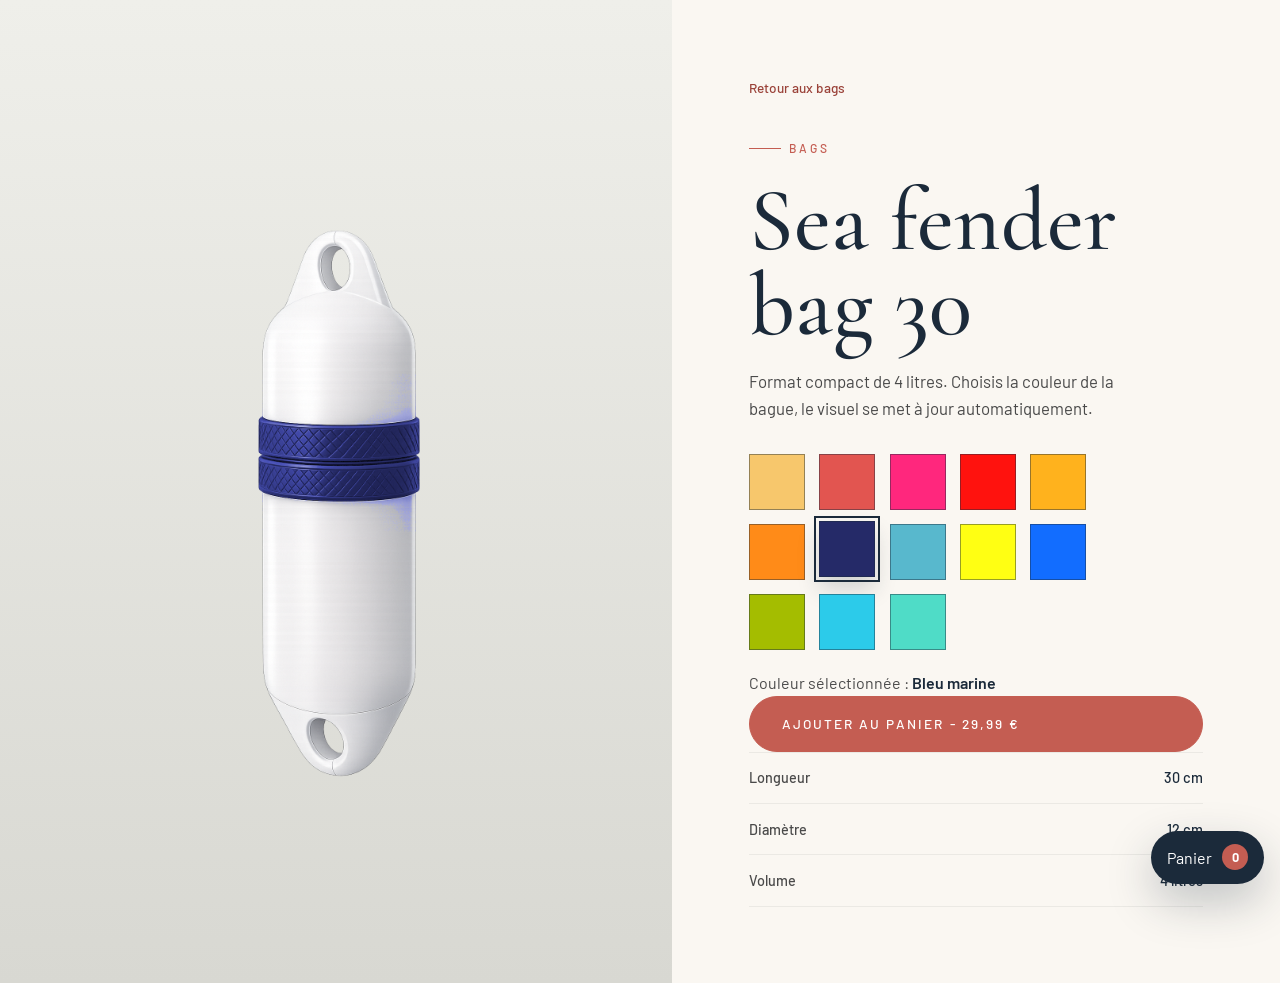
<file: bag-30.html>
<!DOCTYPE html>
<html lang="fr">
<head>
  <meta charset="UTF-8">
  <meta name="viewport" content="width=device-width, initial-scale=1.0">
  <meta name="theme-color" content="#C45D52">
  <title>Sea fender bag 30</title>
  <link rel="stylesheet" href="styles.css">
  <link rel="preconnect" href="https://fonts.googleapis.com">
  <link rel="preconnect" href="https://fonts.gstatic.com" crossorigin>
  <link href="https://fonts.googleapis.com/css2?family=Barlow:wght@300;400;500;600&family=Cormorant+Garamond:wght@400;500;600;700&display=swap" rel="stylesheet">
</head>
<body class="detail-page bag-config-page">
  <main>
    <section class="bag-config bag-config--compact">
      <div class="bag-config__media">
        <img id="bagColorPreview" src="assets/images/gamme/bag-30-navy.png" alt="Sea fender bag 30 bleu marine">
      </div>

      <div class="bag-config__panel">
        <a class="detail-hero__back" href="bags.html">Retour aux bags</a>
        <span class="eyebrow">Bags</span>
        <h1 class="bag-config__title">Sea fender bag 30</h1>
        <p class="bag-config__text">Format compact de 4 litres. Choisis la couleur de la bague, le visuel se met à jour automatiquement.</p>

        <div class="color-picker" aria-label="Choix de couleur">
          <button class="color-swatch" type="button" aria-label="Crème" data-name="Crème" data-image="assets/images/gamme/bag-30-cream.png" style="--swatch:#F7C76C"></button>
          <button class="color-swatch" type="button" aria-label="Corail" data-name="Corail" data-image="assets/images/gamme/bag-30-coral.png" style="--swatch:#E25550"></button>
          <button class="color-swatch" type="button" aria-label="Rose" data-name="Rose" data-image="assets/images/gamme/bag-30-pink.png" style="--swatch:#FF277D"></button>
          <button class="color-swatch" type="button" aria-label="Rouge" data-name="Rouge" data-image="assets/images/gamme/bag-30-red.png" style="--swatch:#FF120E"></button>
          <button class="color-swatch" type="button" aria-label="Ambre" data-name="Ambre" data-image="assets/images/gamme/bag-30-amber.png" style="--swatch:#FFB21D"></button>
          <button class="color-swatch" type="button" aria-label="Orange" data-name="Orange" data-image="assets/images/gamme/bag-30-orange.png" style="--swatch:#FF8B18"></button>
          <button class="color-swatch is-selected" type="button" aria-label="Bleu marine" data-name="Bleu marine" data-image="assets/images/gamme/bag-30-navy.png" style="--swatch:#252A68"></button>
          <button class="color-swatch" type="button" aria-label="Bleu clair" data-name="Bleu clair" data-image="assets/images/gamme/bag-30-light-blue.png" style="--swatch:#58B8CD"></button>
          <button class="color-swatch" type="button" aria-label="Jaune" data-name="Jaune" data-image="assets/images/gamme/bag-30-yellow.png" style="--swatch:#FFFF13"></button>
          <button class="color-swatch" type="button" aria-label="Bleu" data-name="Bleu" data-image="assets/images/gamme/bag-30-blue.png" style="--swatch:#126DFF"></button>
          <button class="color-swatch" type="button" aria-label="Citron" data-name="Citron" data-image="assets/images/gamme/bag-30-lime.png" style="--swatch:#A4BD00"></button>
          <button class="color-swatch" type="button" aria-label="Cyan" data-name="Cyan" data-image="assets/images/gamme/bag-30-cyan.png" style="--swatch:#2CCBEA"></button>
          <button class="color-swatch" type="button" aria-label="Turquoise" data-name="Turquoise" data-image="assets/images/gamme/bag-30-turquoise.png" style="--swatch:#4FDCC7"></button>
        </div>

        <p class="color-picker__label">Couleur sélectionnée : <strong id="bagColorName">Bleu marine</strong></p>
        <button class="btn btn--solid cart-add" type="button" data-cart-dynamic="color" data-id="bag-30" data-name="Sea fender bag 30" data-category="Bag" data-price="29.99">Ajouter au panier - 29,99 €</button>

        <ul class="modele__specs">
          <li><strong>Longueur</strong><span>30 cm</span></li>
          <li><strong>Diamètre</strong><span>12 cm</span></li>
          <li><strong>Volume</strong><span>4 litres</span></li>
        </ul>
      </div>
    </section>
  </main>

  <script>
    const preview = document.getElementById('bagColorPreview');
    const colorName = document.getElementById('bagColorName');
    const swatches = document.querySelectorAll('.color-swatch');

    swatches.forEach((swatch) => {
      swatch.addEventListener('click', () => {
        swatches.forEach((item) => item.classList.remove('is-selected'));
        swatch.classList.add('is-selected');
        preview.src = swatch.dataset.image;
        preview.alt = `Sea fender bag 30 ${swatch.dataset.name}`;
        colorName.textContent = swatch.dataset.name;
      });
    });
  </script>
  <script src="assets/js/cart.js"></script>
</body>
</html>
</file>
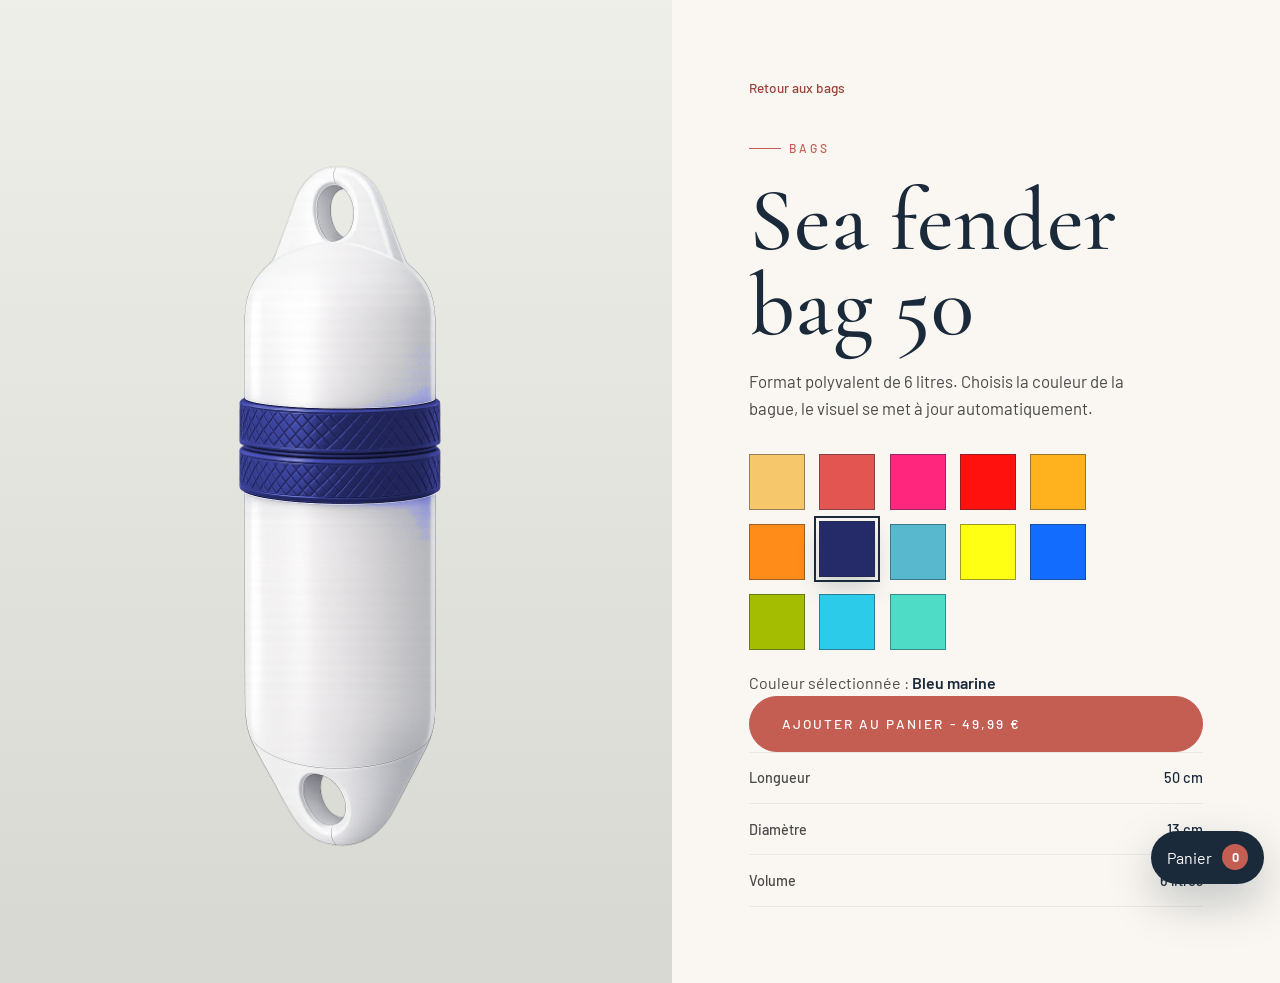
<file: bag-50.html>
<!DOCTYPE html>
<html lang="fr">
<head>
  <meta charset="UTF-8">
  <meta name="viewport" content="width=device-width, initial-scale=1.0">
  <meta name="theme-color" content="#C45D52">
  <title>Sea fender bag 50</title>
  <link rel="stylesheet" href="styles.css">
  <link rel="preconnect" href="https://fonts.googleapis.com">
  <link rel="preconnect" href="https://fonts.gstatic.com" crossorigin>
  <link href="https://fonts.googleapis.com/css2?family=Barlow:wght@300;400;500;600&family=Cormorant+Garamond:wght@400;500;600;700&display=swap" rel="stylesheet">
</head>
<body class="detail-page bag-config-page">
  <main>
    <section class="bag-config">
      <div class="bag-config__media">
        <img id="bagColorPreview" src="assets/images/gamme/bag-50-navy.png" alt="Sea fender bag 50 bleu marine">
      </div>

      <div class="bag-config__panel">
        <a class="detail-hero__back" href="bags.html">Retour aux bags</a>
        <span class="eyebrow">Bags</span>
        <h1 class="bag-config__title">Sea fender bag 50</h1>
        <p class="bag-config__text">Format polyvalent de 6 litres. Choisis la couleur de la bague, le visuel se met à jour automatiquement.</p>

        <div class="color-picker" aria-label="Choix de couleur">
          <button class="color-swatch" type="button" aria-label="Crème" data-name="Crème" data-image="assets/images/gamme/bag-50-cream.png" style="--swatch:#F7C76C"></button>
          <button class="color-swatch" type="button" aria-label="Corail" data-name="Corail" data-image="assets/images/gamme/bag-50-coral.png" style="--swatch:#E25550"></button>
          <button class="color-swatch" type="button" aria-label="Rose" data-name="Rose" data-image="assets/images/gamme/bag-50-pink.png" style="--swatch:#FF277D"></button>
          <button class="color-swatch" type="button" aria-label="Rouge" data-name="Rouge" data-image="assets/images/gamme/bag-50-red.png" style="--swatch:#FF120E"></button>
          <button class="color-swatch" type="button" aria-label="Ambre" data-name="Ambre" data-image="assets/images/gamme/bag-50-amber.png" style="--swatch:#FFB21D"></button>
          <button class="color-swatch" type="button" aria-label="Orange" data-name="Orange" data-image="assets/images/gamme/bag-50-orange.png" style="--swatch:#FF8B18"></button>
          <button class="color-swatch is-selected" type="button" aria-label="Bleu marine" data-name="Bleu marine" data-image="assets/images/gamme/bag-50-navy.png" style="--swatch:#252A68"></button>
          <button class="color-swatch" type="button" aria-label="Bleu clair" data-name="Bleu clair" data-image="assets/images/gamme/bag-50-light-blue.png" style="--swatch:#58B8CD"></button>
          <button class="color-swatch" type="button" aria-label="Jaune" data-name="Jaune" data-image="assets/images/gamme/bag-50-yellow.png" style="--swatch:#FFFF13"></button>
          <button class="color-swatch" type="button" aria-label="Bleu" data-name="Bleu" data-image="assets/images/gamme/bag-50-blue.png" style="--swatch:#126DFF"></button>
          <button class="color-swatch" type="button" aria-label="Citron" data-name="Citron" data-image="assets/images/gamme/bag-50-lime.png" style="--swatch:#A4BD00"></button>
          <button class="color-swatch" type="button" aria-label="Cyan" data-name="Cyan" data-image="assets/images/gamme/bag-50-cyan.png" style="--swatch:#2CCBEA"></button>
          <button class="color-swatch" type="button" aria-label="Turquoise" data-name="Turquoise" data-image="assets/images/gamme/bag-50-turquoise.png" style="--swatch:#4FDCC7"></button>
        </div>

        <p class="color-picker__label">Couleur sélectionnée : <strong id="bagColorName">Bleu marine</strong></p>
        <button class="btn btn--solid cart-add" type="button" data-cart-dynamic="color" data-id="bag-50" data-name="Sea fender bag 50" data-category="Bag" data-price="49.99">Ajouter au panier - 49,99 €</button>

        <ul class="modele__specs">
          <li><strong>Longueur</strong><span>50 cm</span></li>
          <li><strong>Diamètre</strong><span>13 cm</span></li>
          <li><strong>Volume</strong><span>6 litres</span></li>
        </ul>
      </div>
    </section>
  </main>

  <script>
    const preview = document.getElementById('bagColorPreview');
    const colorName = document.getElementById('bagColorName');
    const swatches = document.querySelectorAll('.color-swatch');

    swatches.forEach((swatch) => {
      swatch.addEventListener('click', () => {
        swatches.forEach((item) => item.classList.remove('is-selected'));
        swatch.classList.add('is-selected');
        preview.src = swatch.dataset.image;
        preview.alt = `Sea fender bag 50 ${swatch.dataset.name}`;
        colorName.textContent = swatch.dataset.name;
      });
    });
  </script>
  <script src="assets/js/cart.js"></script>
</body>
</html>
</file>
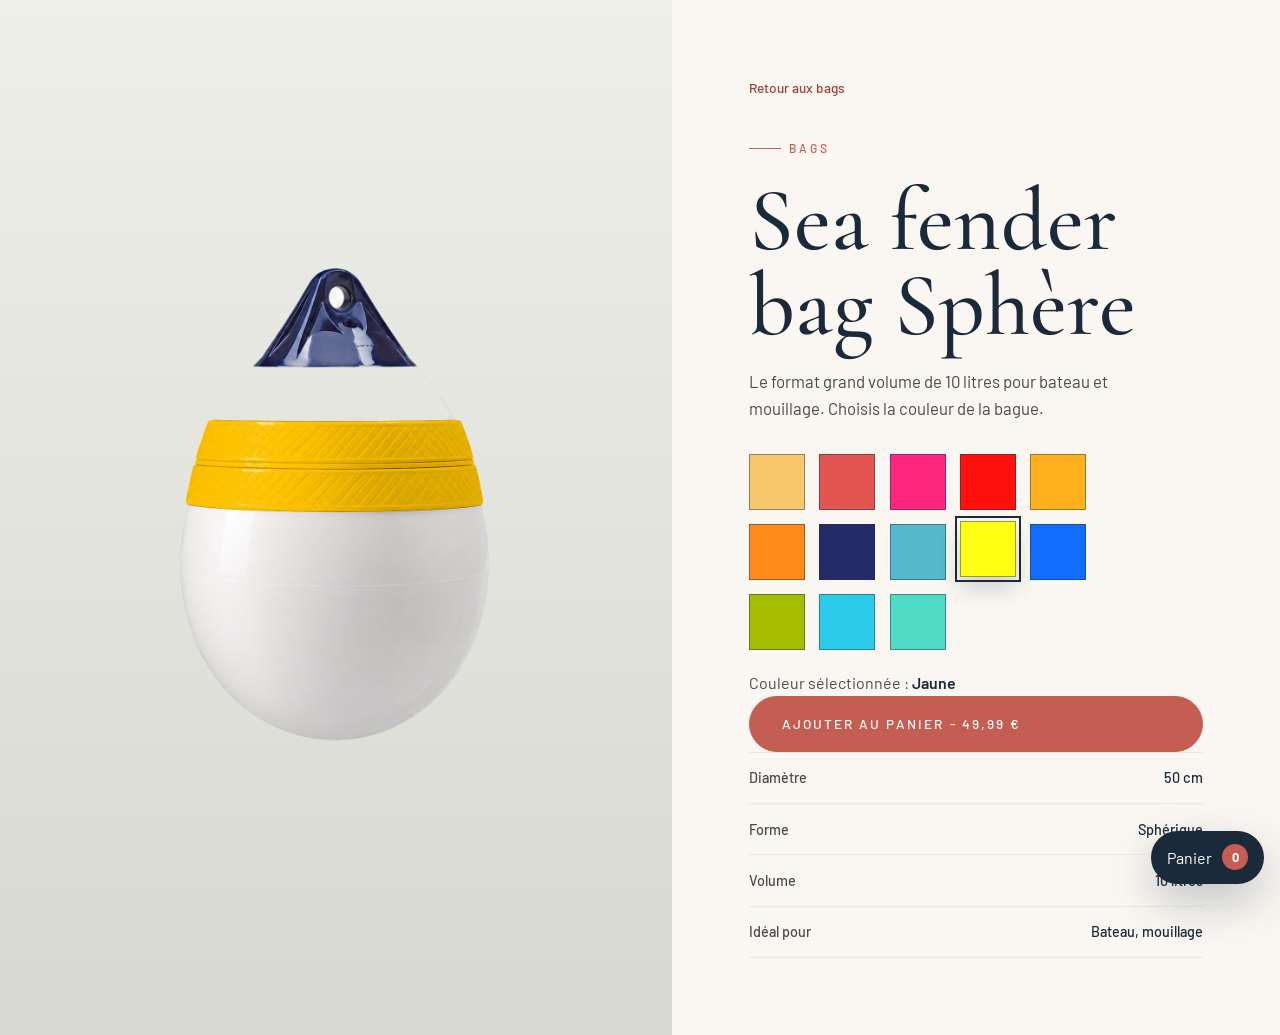
<file: bag-sphere.html>
<!DOCTYPE html>
<html lang="fr">
<head>
  <meta charset="UTF-8">
  <meta name="viewport" content="width=device-width, initial-scale=1.0">
  <meta name="theme-color" content="#C45D52">
  <title>Sea fender bag Sphère</title>
  <link rel="stylesheet" href="styles.css">
  <link rel="preconnect" href="https://fonts.googleapis.com">
  <link rel="preconnect" href="https://fonts.gstatic.com" crossorigin>
  <link href="https://fonts.googleapis.com/css2?family=Barlow:wght@300;400;500;600&family=Cormorant+Garamond:wght@400;500;600;700&display=swap" rel="stylesheet">
</head>
<body class="detail-page bag-config-page">
  <main>
    <section class="bag-config bag-config--sphere">
      <div class="bag-config__media">
        <img id="bagColorPreview" src="assets/images/gamme/sphere-yellow.png" alt="Sea fender bag sphère jaune">
      </div>

      <div class="bag-config__panel">
        <a class="detail-hero__back" href="bags.html">Retour aux bags</a>
        <span class="eyebrow">Bags</span>
        <h1 class="bag-config__title">Sea fender bag Sphère</h1>
        <p class="bag-config__text">Le format grand volume de 10 litres pour bateau et mouillage. Choisis la couleur de la bague.</p>

        <div class="color-picker" aria-label="Choix de couleur">
          <button class="color-swatch" type="button" aria-label="Crème" data-name="Crème" data-image="assets/images/gamme/sphere-cream.png" style="--swatch:#F7C76C"></button>
          <button class="color-swatch" type="button" aria-label="Corail" data-name="Corail" data-image="assets/images/gamme/sphere-coral.png" style="--swatch:#E25550"></button>
          <button class="color-swatch" type="button" aria-label="Rose" data-name="Rose" data-image="assets/images/gamme/sphere-pink.png" style="--swatch:#FF277D"></button>
          <button class="color-swatch" type="button" aria-label="Rouge" data-name="Rouge" data-image="assets/images/gamme/sphere-red.png" style="--swatch:#FF120E"></button>
          <button class="color-swatch" type="button" aria-label="Ambre" data-name="Ambre" data-image="assets/images/gamme/sphere-amber.png" style="--swatch:#FFB21D"></button>
          <button class="color-swatch" type="button" aria-label="Orange" data-name="Orange" data-image="assets/images/gamme/sphere-orange.png" style="--swatch:#FF8B18"></button>
          <button class="color-swatch" type="button" aria-label="Bleu marine" data-name="Bleu marine" data-image="assets/images/gamme/sphere-navy.png" style="--swatch:#252A68"></button>
          <button class="color-swatch" type="button" aria-label="Bleu clair" data-name="Bleu clair" data-image="assets/images/gamme/sphere-light-blue.png" style="--swatch:#58B8CD"></button>
          <button class="color-swatch is-selected" type="button" aria-label="Jaune" data-name="Jaune" data-image="assets/images/gamme/sphere-yellow.png" style="--swatch:#FFFF13"></button>
          <button class="color-swatch" type="button" aria-label="Bleu" data-name="Bleu" data-image="assets/images/gamme/sphere-blue.png" style="--swatch:#126DFF"></button>
          <button class="color-swatch" type="button" aria-label="Citron" data-name="Citron" data-image="assets/images/gamme/sphere-lime.png" style="--swatch:#A4BD00"></button>
          <button class="color-swatch" type="button" aria-label="Cyan" data-name="Cyan" data-image="assets/images/gamme/sphere-cyan.png" style="--swatch:#2CCBEA"></button>
          <button class="color-swatch" type="button" aria-label="Turquoise" data-name="Turquoise" data-image="assets/images/gamme/sphere-turquoise.png" style="--swatch:#4FDCC7"></button>
        </div>

        <p class="color-picker__label">Couleur sélectionnée : <strong id="bagColorName">Jaune</strong></p>
        <button class="btn btn--solid cart-add" type="button" data-cart-dynamic="color" data-id="bag-sphere" data-name="Sea fender bag Sphère" data-category="Bag" data-price="49.99">Ajouter au panier - 49,99 €</button>

        <ul class="modele__specs">
          <li><strong>Diamètre</strong><span>50 cm</span></li>
          <li><strong>Forme</strong><span>Sphérique</span></li>
          <li><strong>Volume</strong><span>10 litres</span></li>
          <li><strong>Idéal pour</strong><span>Bateau, mouillage</span></li>
        </ul>
      </div>
    </section>
  </main>
  <script>
    const preview = document.getElementById('bagColorPreview');
    const colorName = document.getElementById('bagColorName');
    const swatches = document.querySelectorAll('.color-swatch');

    swatches.forEach((swatch) => {
      swatch.addEventListener('click', () => {
        swatches.forEach((item) => item.classList.remove('is-selected'));
        swatch.classList.add('is-selected');
        preview.src = swatch.dataset.image;
        preview.alt = `Sea fender bag sphère ${swatch.dataset.name}`;
        colorName.textContent = swatch.dataset.name;
      });
    });
  </script>
  <script src="assets/js/cart.js"></script>
</body>
</html>
</file>
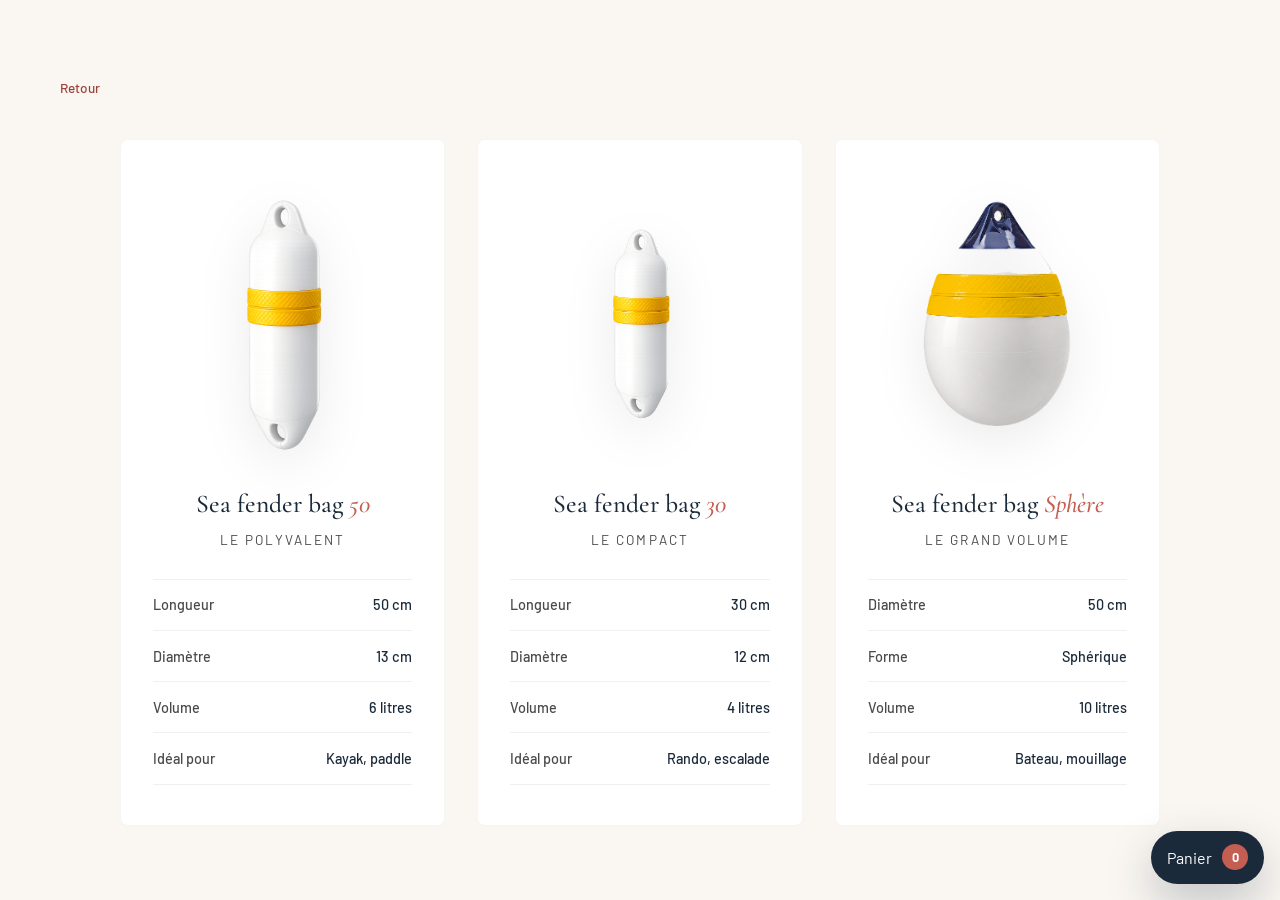
<file: bags.html>
<!DOCTYPE html>
<html lang="fr">
<head>
  <meta charset="UTF-8">
  <meta name="viewport" content="width=device-width, initial-scale=1.0">
  <meta name="theme-color" content="#C45D52">
  <title>Bags — Sea fender bag</title>
  <link rel="stylesheet" href="styles.css">
  <link rel="preconnect" href="https://fonts.googleapis.com">
  <link rel="preconnect" href="https://fonts.gstatic.com" crossorigin>
  <link href="https://fonts.googleapis.com/css2?family=Barlow:wght@300;400;500;600&family=Cormorant+Garamond:wght@400;500;600;700&display=swap" rel="stylesheet">
</head>
<body class="detail-page bags-page">
  <main>
    <section class="modeles modeles--catalog">
      <div class="container">
        <a class="detail-hero__back bags-page__back" href="index.html#modeles">Retour</a>
        <div class="modeles__grid modeles__grid--bags">
          <a class="modele modele--bag reveal is-visible" href="bag-50.html">
            <div class="modele__visual">
              <img class="modele__image" src="assets/images/model-yellow.png" alt="Sea fender bag 50">
            </div>
            <h2 class="modele__name">Sea fender bag <span>50</span></h2>
            <p class="modele__sub">Le polyvalent</p>
            <ul class="modele__specs">
              <li><strong>Longueur</strong><span>50 cm</span></li>
              <li><strong>Diamètre</strong><span>13 cm</span></li>
              <li><strong>Volume</strong><span>6 litres</span></li>
              <li><strong>Idéal pour</strong><span>Kayak, paddle</span></li>
            </ul>
          </a>

          <a class="modele modele--bag reveal is-visible" href="bag-30.html">
            <div class="modele__visual">
              <img class="modele__image modele__image--compact" src="assets/images/model-yellow.png" alt="Sea fender bag 30">
            </div>
            <h2 class="modele__name">Sea fender bag <span>30</span></h2>
            <p class="modele__sub">Le compact</p>
            <ul class="modele__specs">
              <li><strong>Longueur</strong><span>30 cm</span></li>
              <li><strong>Diamètre</strong><span>12 cm</span></li>
              <li><strong>Volume</strong><span>4 litres</span></li>
              <li><strong>Idéal pour</strong><span>Rando, escalade</span></li>
            </ul>
          </a>

          <a class="modele modele--bag reveal is-visible" href="bag-sphere.html">
            <div class="modele__visual">
              <img class="modele__image modele__image--sphere" src="assets/images/gamme/sphere-yellow.png" alt="Sea fender bag sphère">
            </div>
            <h2 class="modele__name">Sea fender bag <span>Sphère</span></h2>
            <p class="modele__sub">Le grand volume</p>
            <ul class="modele__specs">
              <li><strong>Diamètre</strong><span>50 cm</span></li>
              <li><strong>Forme</strong><span>Sphérique</span></li>
              <li><strong>Volume</strong><span>10 litres</span></li>
              <li><strong>Idéal pour</strong><span>Bateau, mouillage</span></li>
            </ul>
          </a>
        </div>
      </div>
    </section>
  </main>
  <script src="assets/js/cart.js"></script>
</body>
</html>
</file>
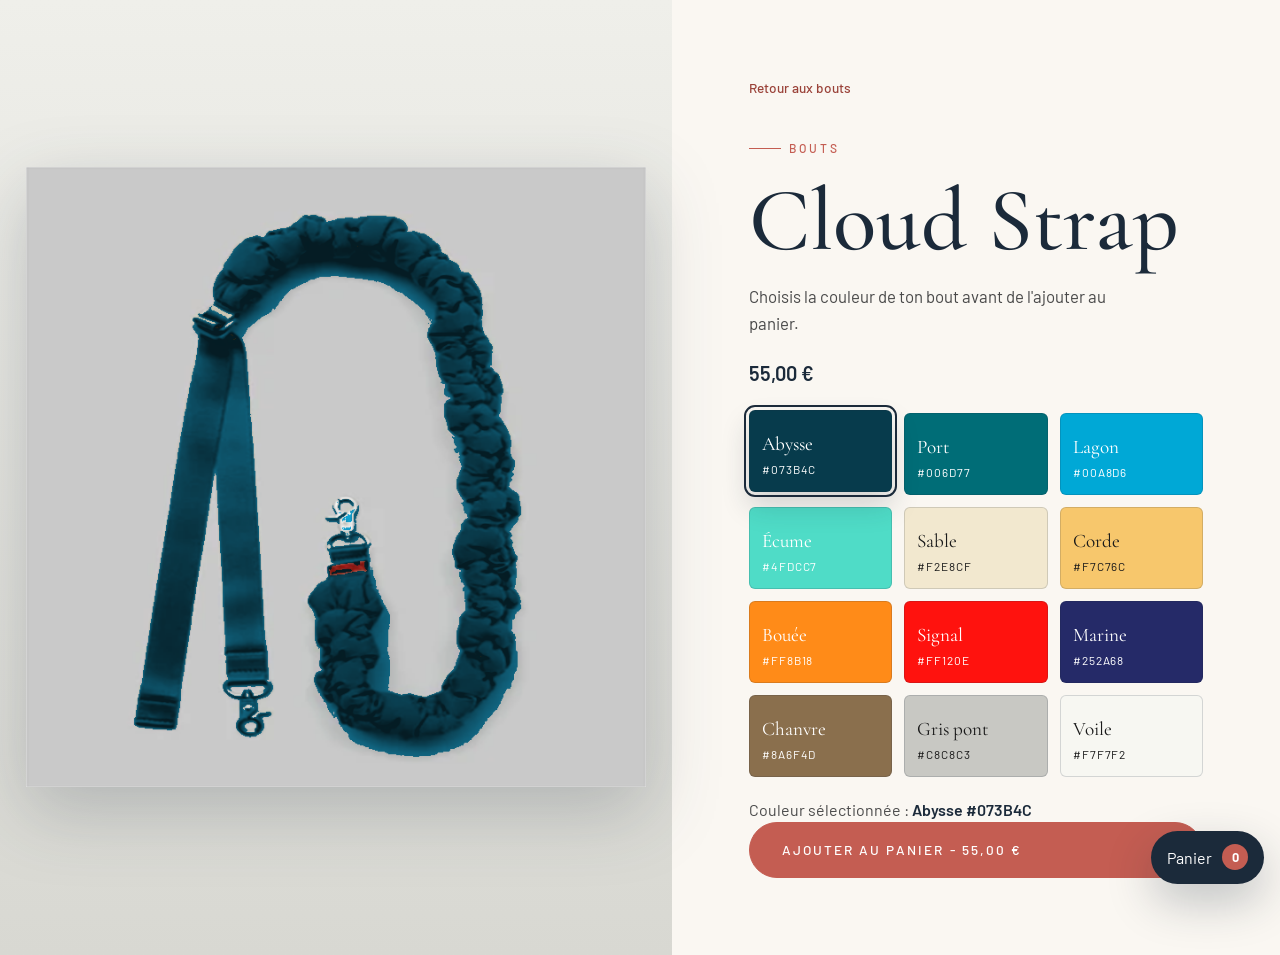
<file: corde.html>
<!DOCTYPE html>
<html lang="fr">
<head>
  <meta charset="UTF-8">
  <meta name="viewport" content="width=device-width, initial-scale=1.0">
  <meta name="theme-color" content="#C45D52">
  <title>Bout - Sea fender bag</title>
  <link rel="stylesheet" href="styles.css">
  <link rel="preconnect" href="https://fonts.googleapis.com">
  <link rel="preconnect" href="https://fonts.gstatic.com" crossorigin>
  <link href="https://fonts.googleapis.com/css2?family=Barlow:wght@300;400;500;600&family=Cormorant+Garamond:wght@400;500;600;700&display=swap" rel="stylesheet">
</head>
<body class="detail-page rope-detail-page">
  <main>
    <section class="rope-detail">
      <div class="rope-detail__media" id="ropeColorBackdrop">
        <canvas id="ropeCanvas" class="rope-detail__canvas" role="img" aria-label="Cloud Strap Abysse"></canvas>
        <img id="ropeImage" src="assets/images/cordes/cloud-strap.png" alt="" hidden>
      </div>

      <div class="rope-detail__panel">
        <a class="detail-hero__back" href="cordes.html">Retour aux bouts</a>
        <span class="eyebrow">Bouts</span>
        <h1 class="bag-config__title" id="ropeName">Cloud Strap</h1>
        <p class="bag-config__text">Choisis la couleur de ton bout avant de l'ajouter au panier.</p>
        <p class="rope-detail__price" id="ropePrice">€55,00</p>

        <div class="rope-detail__palette" id="ropePalette" aria-label="Choix de couleur"></div>

        <p class="color-picker__label">Couleur sélectionnée : <strong id="ropeColorName">Abysse</strong></p>
        <button class="btn btn--solid cart-add" id="ropeAddButton" type="button">Ajouter au panier</button>
      </div>
    </section>
  </main>
  <script src="assets/js/rope-detail.js"></script>
  <script src="assets/js/cart.js"></script>
</body>
</html>
</file>
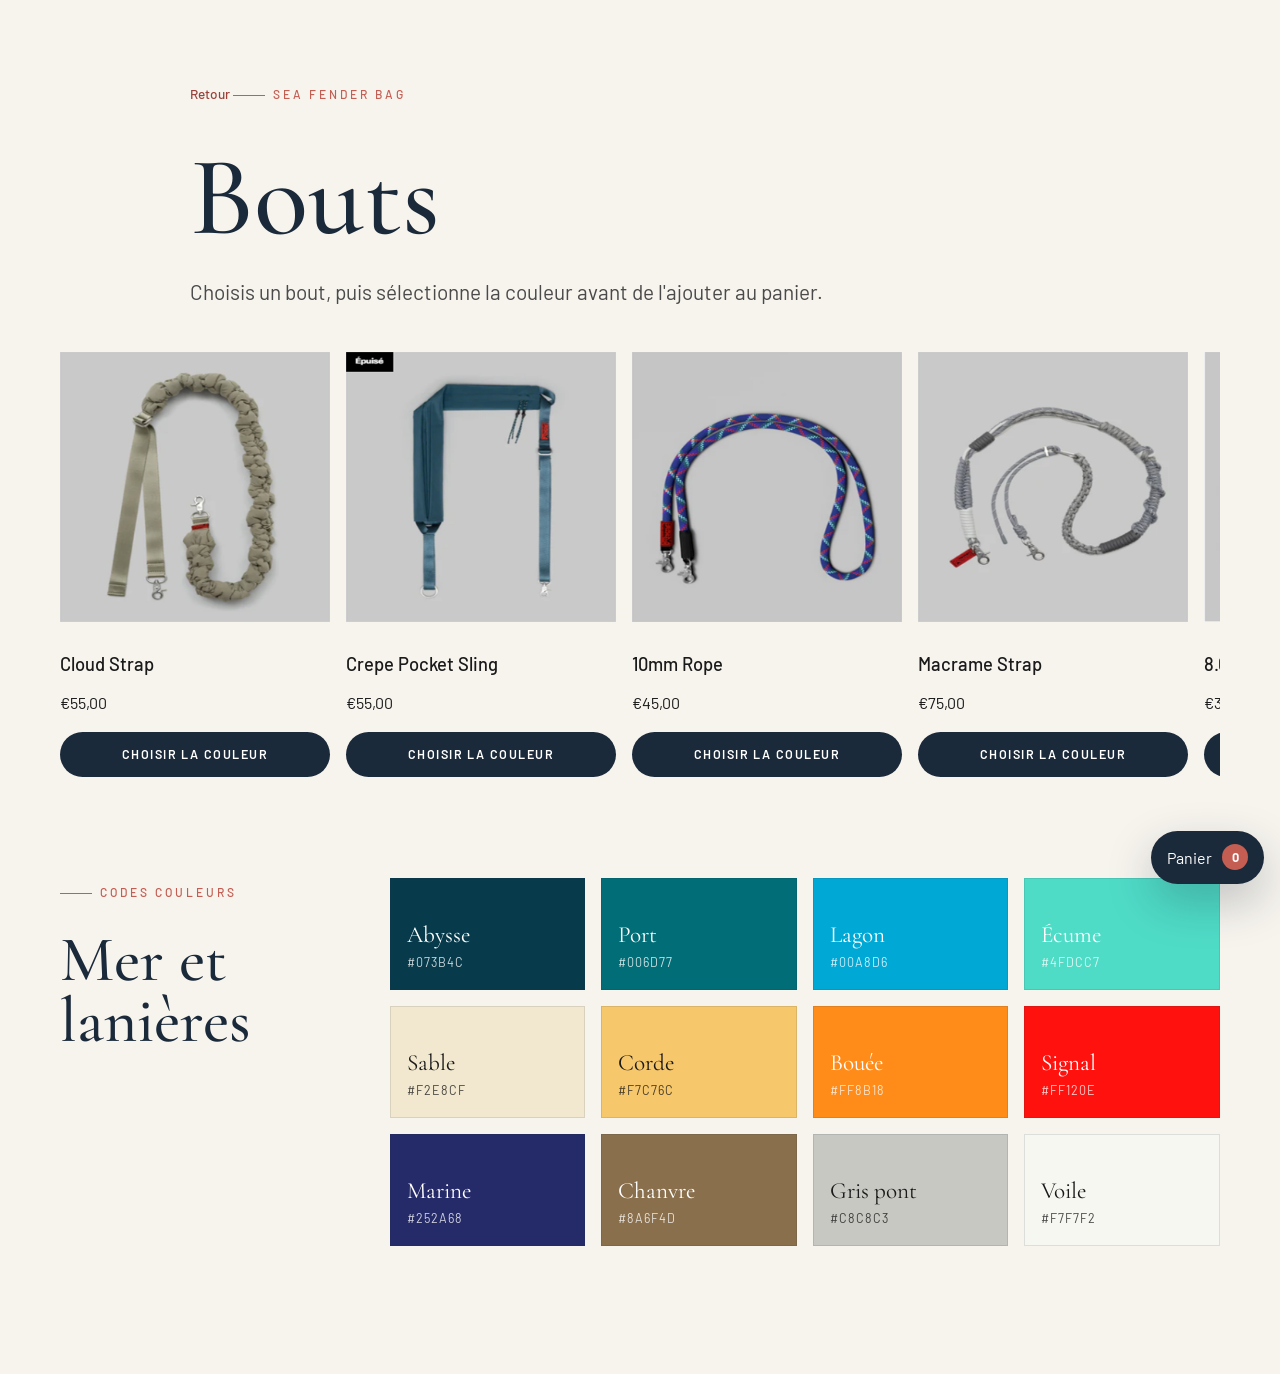
<file: cordes.html>
<!DOCTYPE html>
<html lang="fr">
<head>
  <meta charset="UTF-8">
  <meta name="viewport" content="width=device-width, initial-scale=1.0">
  <meta name="theme-color" content="#C45D52">
  <title>Bouts - Sea fender bag</title>
  <link rel="stylesheet" href="styles.css">
  <link rel="preconnect" href="https://fonts.googleapis.com">
  <link rel="preconnect" href="https://fonts.gstatic.com" crossorigin>
  <link href="https://fonts.googleapis.com/css2?family=Barlow:wght@300;400;500;600&family=Cormorant+Garamond:wght@400;500;600;700&display=swap" rel="stylesheet">
</head>
<body class="detail-page ropes-page">
  <main>
    <section class="ropes-hero">
      <div class="container ropes-hero__inner">
        <a class="detail-hero__back" href="index.html#modeles">Retour</a>
        <span class="eyebrow">Sea fender bag</span>
        <h1 class="detail-hero__title">Bouts</h1>
        <p class="detail-hero__text">Choisis un bout, puis sélectionne la couleur avant de l'ajouter au panier.</p>
      </div>
    </section>

    <section class="ropes-catalog">
      <div class="container">
        <div class="ropes-row" aria-label="Choix de bouts">
          <a class="rope-card" href="corde.html?id=cloud-strap">
            <img src="assets/images/cordes/cloud-strap.png" alt="Cloud Strap">
            <h2>Cloud Strap</h2>
            <p>€55,00</p>
            <span class="rope-card__button">Choisir la couleur</span>
          </a>

          <a class="rope-card" href="corde.html?id=crepe-pocket-sling">
            <img src="assets/images/cordes/crepe-pocket-sling.png" alt="Crepe Pocket Sling">
            <h2>Crepe Pocket Sling</h2>
            <p>€55,00</p>
            <span class="rope-card__button">Choisir la couleur</span>
          </a>

          <a class="rope-card" href="corde.html?id=10mm-rope">
            <img src="assets/images/cordes/10mm-rope.png" alt="10mm Rope">
            <h2>10mm Rope</h2>
            <p>€45,00</p>
            <span class="rope-card__button">Choisir la couleur</span>
          </a>

          <a class="rope-card" href="corde.html?id=macrame-strap">
            <img src="assets/images/cordes/macrame-strap.png" alt="Macrame Strap">
            <h2>Macrame Strap</h2>
            <p>€75,00</p>
            <span class="rope-card__button">Choisir la couleur</span>
          </a>

          <a class="rope-card" href="corde.html?id=8mm-rope">
            <img src="assets/images/cordes/8mm-rope.png" alt="8.0mm Rope">
            <h2>8.0mm Rope</h2>
            <p>€35,00</p>
            <span class="rope-card__button">Choisir la couleur</span>
          </a>

          <a class="rope-card" href="corde.html?id=6mm-rope">
            <img src="assets/images/cordes/6mm-rope.png" alt="6.0mm Rope">
            <h2>6.0mm Rope</h2>
            <p>€29,00</p>
            <span class="rope-card__button">Choisir la couleur</span>
          </a>

          <a class="rope-card" href="corde.html?id=8mm-braided-o-rope">
            <img src="assets/images/cordes/8mm-braided-o-rope.png" alt="8.0mm Braided O-Rope">
            <h2>8.0mm Braided O-Rope</h2>
            <p>€55,00</p>
            <span class="rope-card__button">Choisir la couleur</span>
          </a>

          <a class="rope-card" href="corde.html?id=bungee-strap">
            <img src="assets/images/cordes/bungee-strap.png" alt="Bungee Strap">
            <h2>Bungee Strap</h2>
            <p>À partir de €45,00</p>
            <span class="rope-card__button">Choisir la couleur</span>
          </a>
        </div>

        <div class="rope-colors">
          <div class="rope-colors__head">
            <span class="eyebrow">Codes couleurs</span>
            <h2>Mer et lanières</h2>
          </div>

          <div class="rope-palette" aria-label="Palette couleur bouts">
            <div class="rope-color" style="--tone:#073B4C"><span>Abysse</span><small>#073B4C</small></div>
            <div class="rope-color" style="--tone:#006D77"><span>Port</span><small>#006D77</small></div>
            <div class="rope-color" style="--tone:#00A8D6"><span>Lagon</span><small>#00A8D6</small></div>
            <div class="rope-color" style="--tone:#4FDCC7"><span>Écume</span><small>#4FDCC7</small></div>
            <div class="rope-color" style="--tone:#F2E8CF"><span>Sable</span><small>#F2E8CF</small></div>
            <div class="rope-color" style="--tone:#F7C76C"><span>Corde</span><small>#F7C76C</small></div>
            <div class="rope-color" style="--tone:#FF8B18"><span>Bouée</span><small>#FF8B18</small></div>
            <div class="rope-color" style="--tone:#FF120E"><span>Signal</span><small>#FF120E</small></div>
            <div class="rope-color" style="--tone:#252A68"><span>Marine</span><small>#252A68</small></div>
            <div class="rope-color" style="--tone:#8A6F4D"><span>Chanvre</span><small>#8A6F4D</small></div>
            <div class="rope-color" style="--tone:#C8C8C3"><span>Gris pont</span><small>#C8C8C3</small></div>
            <div class="rope-color" style="--tone:#F7F7F2"><span>Voile</span><small>#F7F7F2</small></div>
          </div>
        </div>
      </div>
    </section>
  </main>
  <script src="assets/js/cart.js"></script>
</body>
</html>
</file>
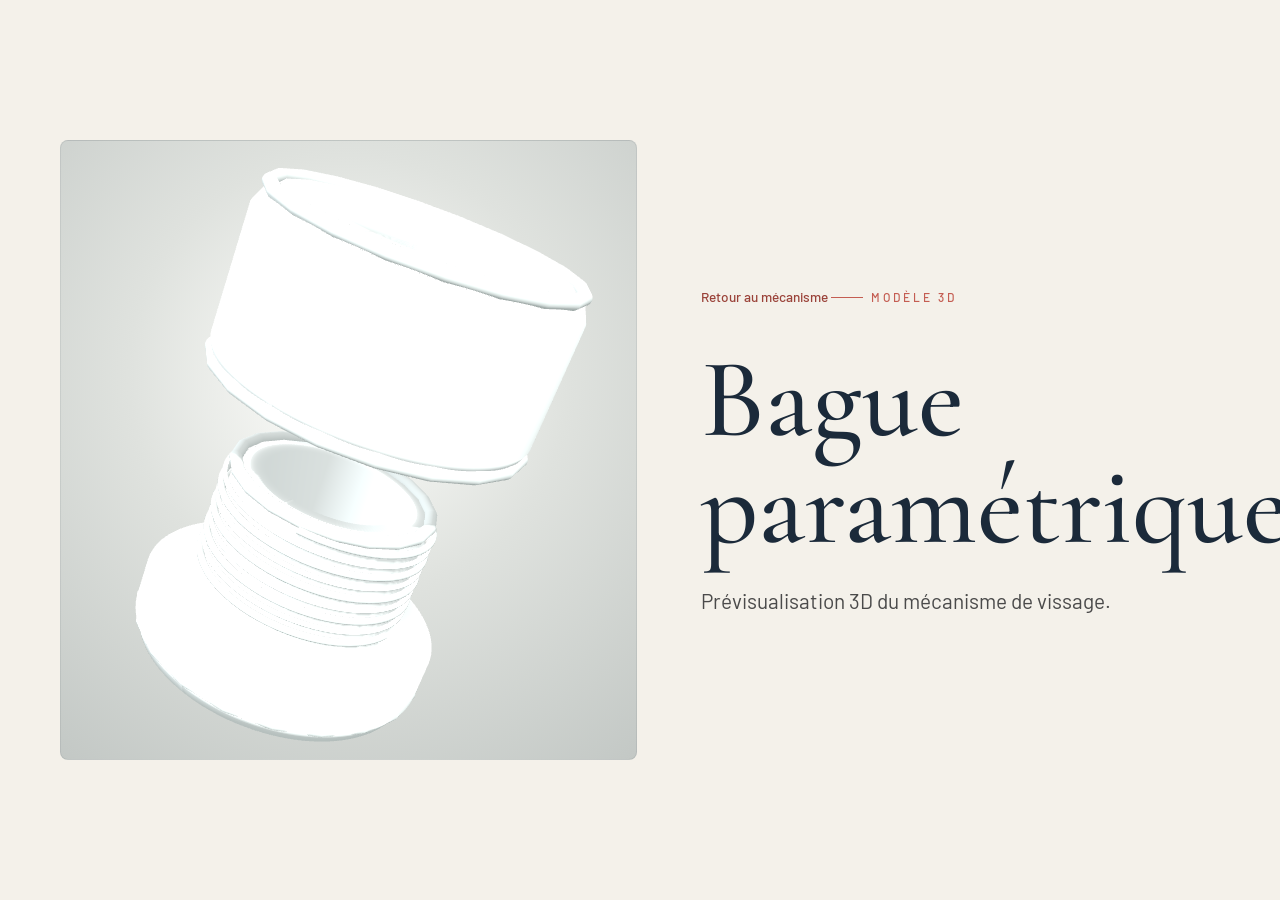
<file: mechanisme-3d.html>
<!DOCTYPE html>
<html lang="fr">
<head>
  <meta charset="UTF-8">
  <meta name="viewport" content="width=device-width, initial-scale=1.0">
  <meta name="theme-color" content="#C45D52">
  <title>3D — Mécanisme</title>
  <link rel="stylesheet" href="styles.css">
  <link rel="preconnect" href="https://fonts.googleapis.com">
  <link rel="preconnect" href="https://fonts.gstatic.com" crossorigin>
  <link href="https://fonts.googleapis.com/css2?family=Barlow:wght@300;400;500;600&family=Cormorant+Garamond:wght@400;500;600;700&display=swap" rel="stylesheet">
</head>
<body class="detail-page mechanism-page">
  <main>
    <section class="mechanism-model">
      <div class="container mechanism-model__grid">
        <div class="mechanism-model__viewer" id="mechanism3d" aria-label="Modèle 3D du mécanisme"></div>

        <div class="mechanism-model__content">
          <a class="detail-hero__back" href="mechanisme.html">Retour au mécanisme</a>
          <span class="eyebrow">Modèle 3D</span>
          <h1 class="detail-hero__title">Bague paramétrique</h1>
          <p class="detail-hero__text">Prévisualisation 3D du mécanisme de vissage.</p>
        </div>
      </div>
    </section>
  </main>
  <script src="assets/vendor/three.min.js"></script>
  <script src="assets/vendor/OrbitControls.global.js"></script>
  <script src="assets/js/mechanism-3d.js"></script>
</body>
</html>
</file>
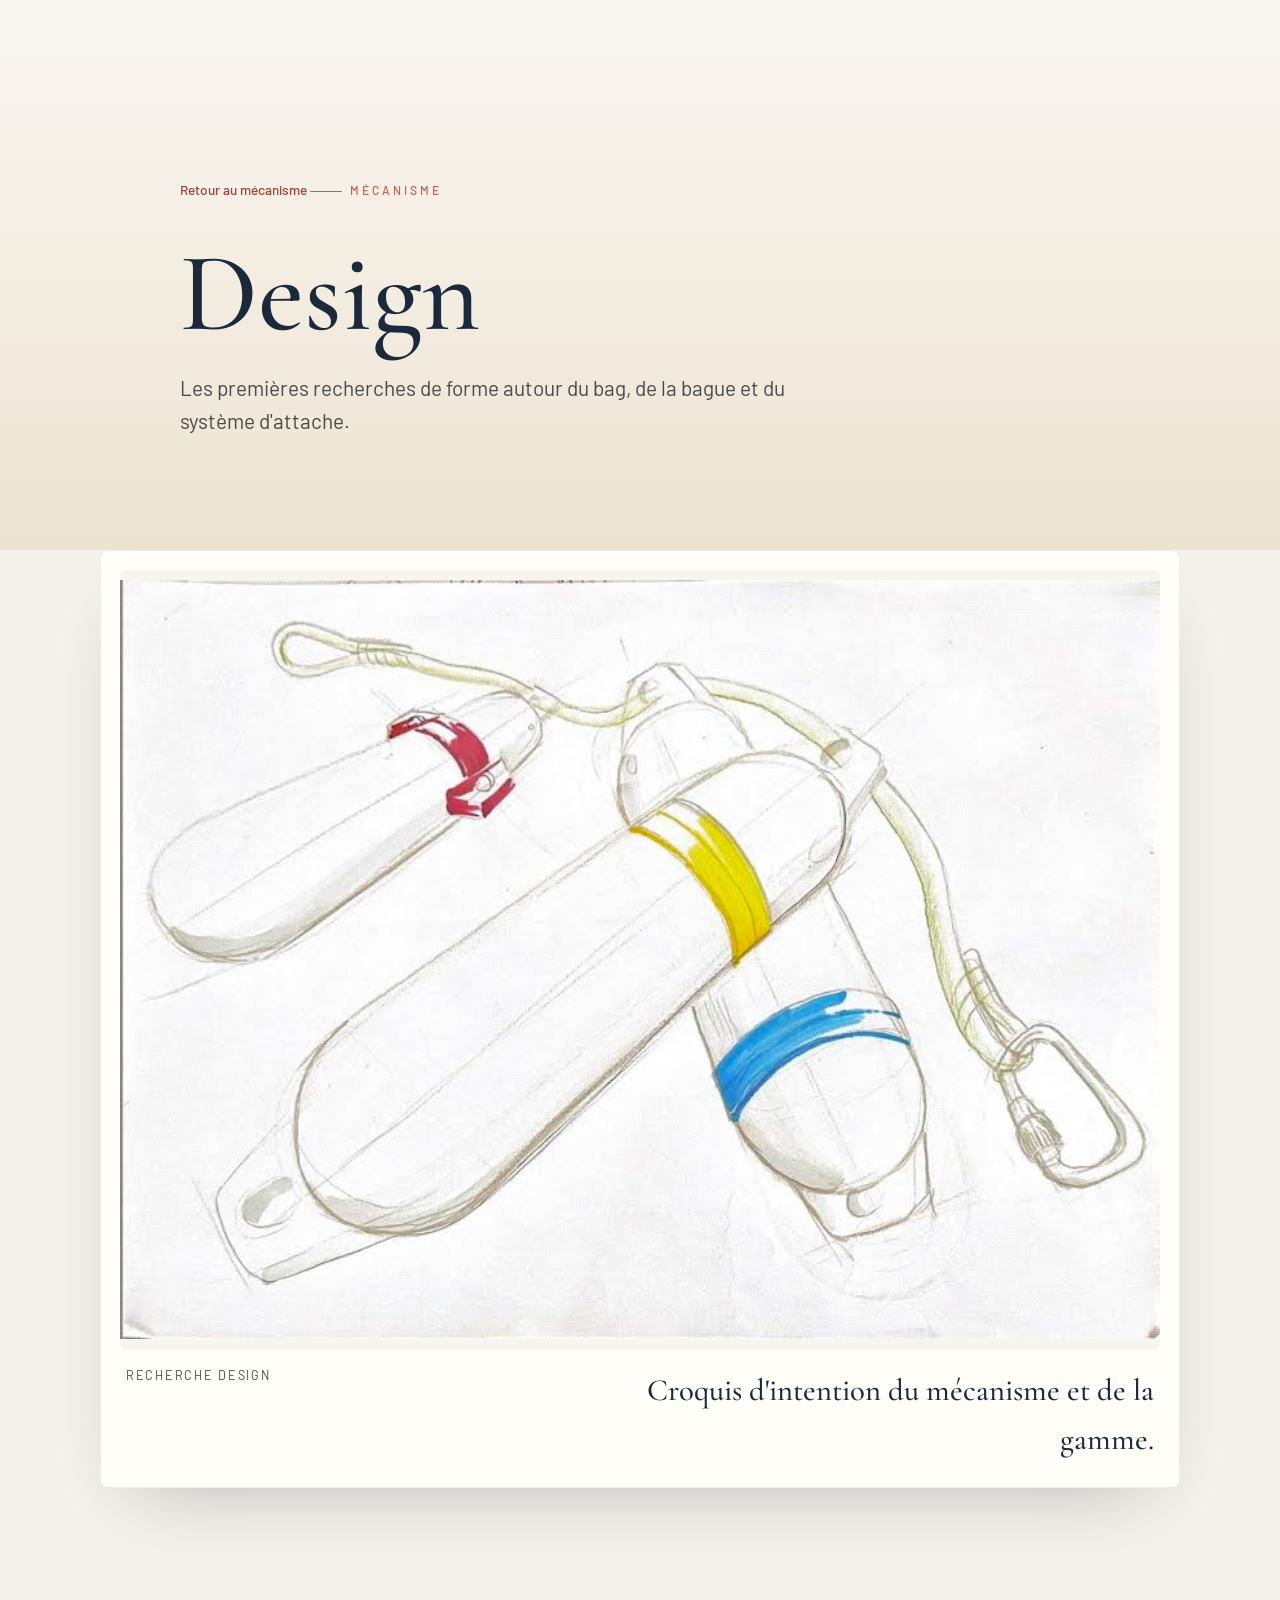
<file: mechanisme-design.html>
<!DOCTYPE html>
<html lang="fr">
<head>
  <meta charset="UTF-8">
  <meta name="viewport" content="width=device-width, initial-scale=1.0">
  <meta name="theme-color" content="#C45D52">
  <title>Design - Mécanisme</title>
  <link rel="stylesheet" href="styles.css">
  <link rel="preconnect" href="https://fonts.googleapis.com">
  <link rel="preconnect" href="https://fonts.gstatic.com" crossorigin>
  <link href="https://fonts.googleapis.com/css2?family=Barlow:wght@300;400;500;600&family=Cormorant+Garamond:wght@400;500;600;700&display=swap" rel="stylesheet">
</head>
<body class="detail-page mechanism-page">
  <main>
    <section class="detail-hero">
      <div class="detail-hero__inner">
        <a class="detail-hero__back" href="mechanisme.html">Retour au mécanisme</a>
        <span class="eyebrow">Mécanisme</span>
        <h1 class="detail-hero__title">Design</h1>
        <p class="detail-hero__text">Les premières recherches de forme autour du bag, de la bague et du système d'attache.</p>
      </div>
    </section>

    <section class="mechanism-design">
      <div class="container">
        <figure class="mechanism-design__figure">
          <img src="assets/images/mechanisme-design-sketch.jpg" alt="Croquis de design du Sea fender bag et de son mécanisme">
          <figcaption>
            <span>Recherche design</span>
            <strong>Croquis d'intention du mécanisme et de la gamme.</strong>
          </figcaption>
        </figure>
      </div>
    </section>
  </main>
</body>
</html>
</file>
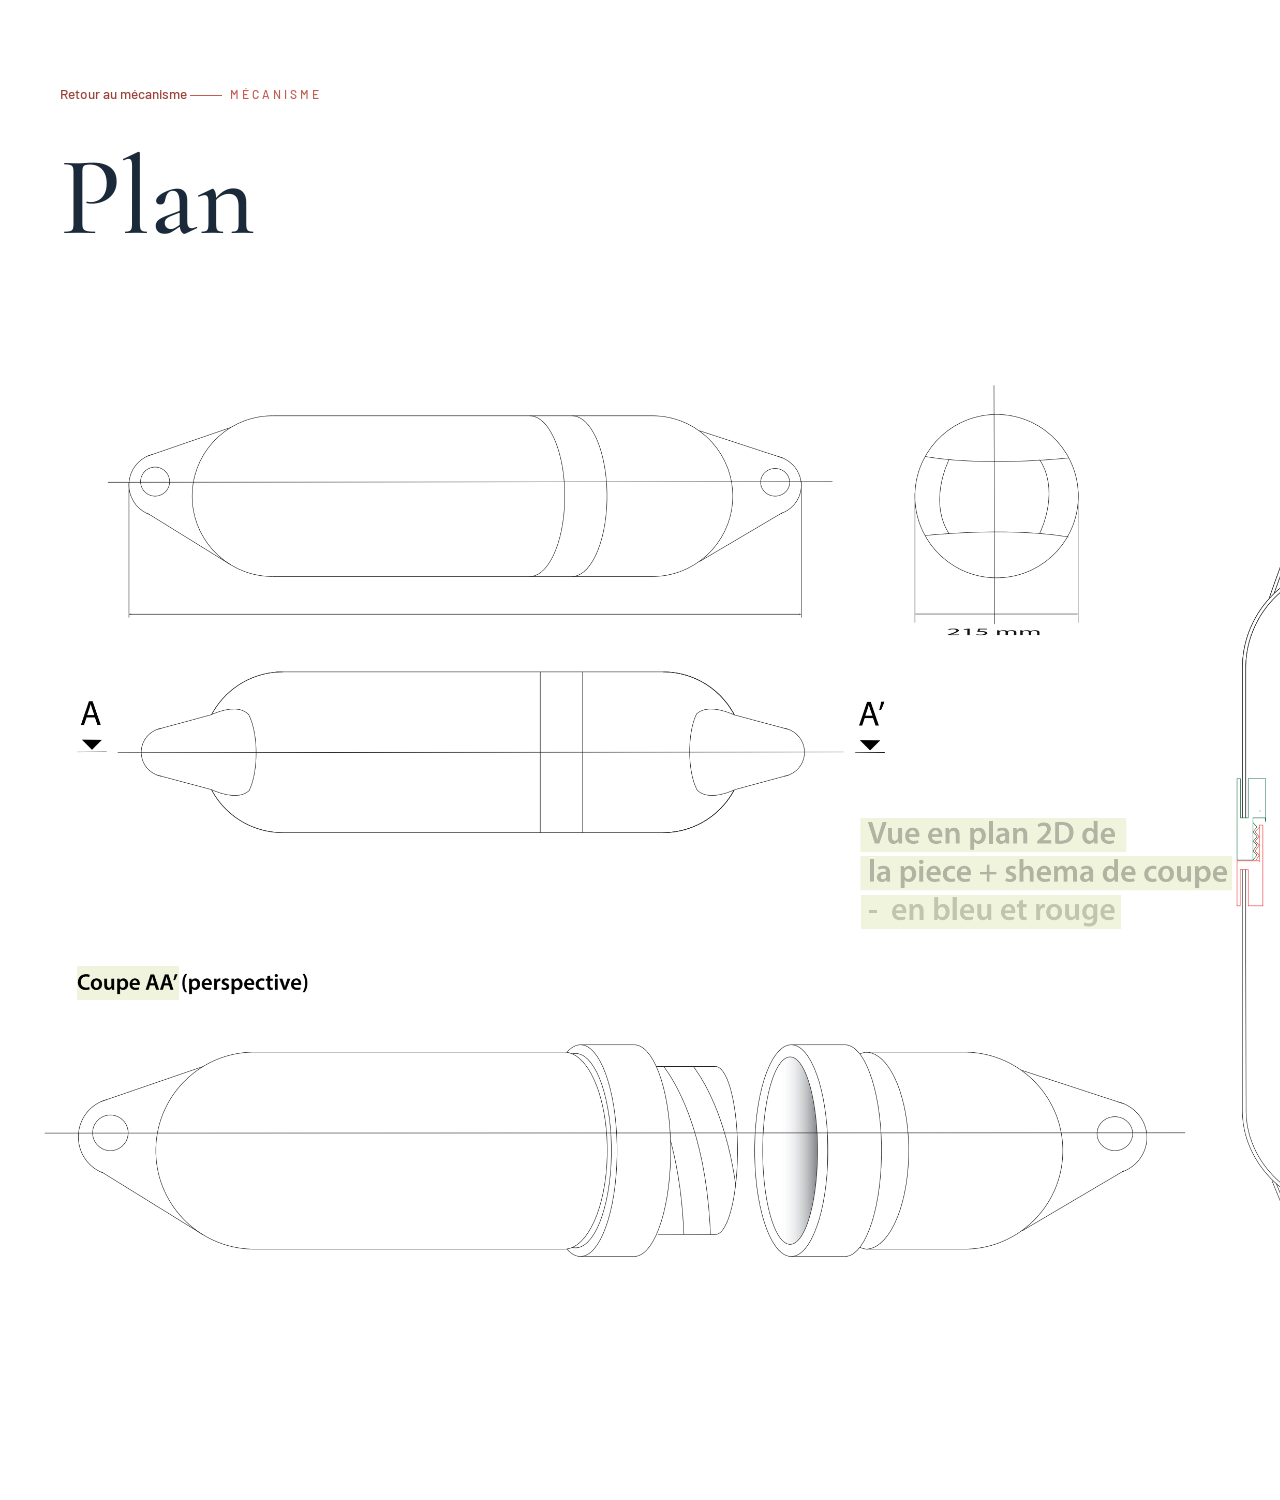
<file: mechanisme-plan.html>
<!DOCTYPE html>
<html lang="fr">
<head>
  <meta charset="UTF-8">
  <meta name="viewport" content="width=device-width, initial-scale=1.0">
  <meta name="theme-color" content="#C45D52">
  <title>Plan - Mécanisme</title>
  <link rel="stylesheet" href="styles.css">
  <link rel="preconnect" href="https://fonts.googleapis.com">
  <link rel="preconnect" href="https://fonts.gstatic.com" crossorigin>
  <link href="https://fonts.googleapis.com/css2?family=Barlow:wght@300;400;500;600&family=Cormorant+Garamond:wght@400;500;600;700&display=swap" rel="stylesheet">
</head>
<body class="detail-page mechanism-page">
  <main>
    <section class="mechanism-plan">
      <div class="container">
        <div class="mechanism-plan__head">
          <a class="detail-hero__back" href="mechanisme.html">Retour au mécanisme</a>
          <span class="eyebrow">Mécanisme</span>
          <h1 class="detail-hero__title">Plan</h1>
        </div>
      </div>

      <div class="mechanism-plan__image">
        <img src="assets/images/mechanism-plan.png" alt="Plan 2D du mécanisme">
      </div>
    </section>
  </main>
</body>
</html>
</file>
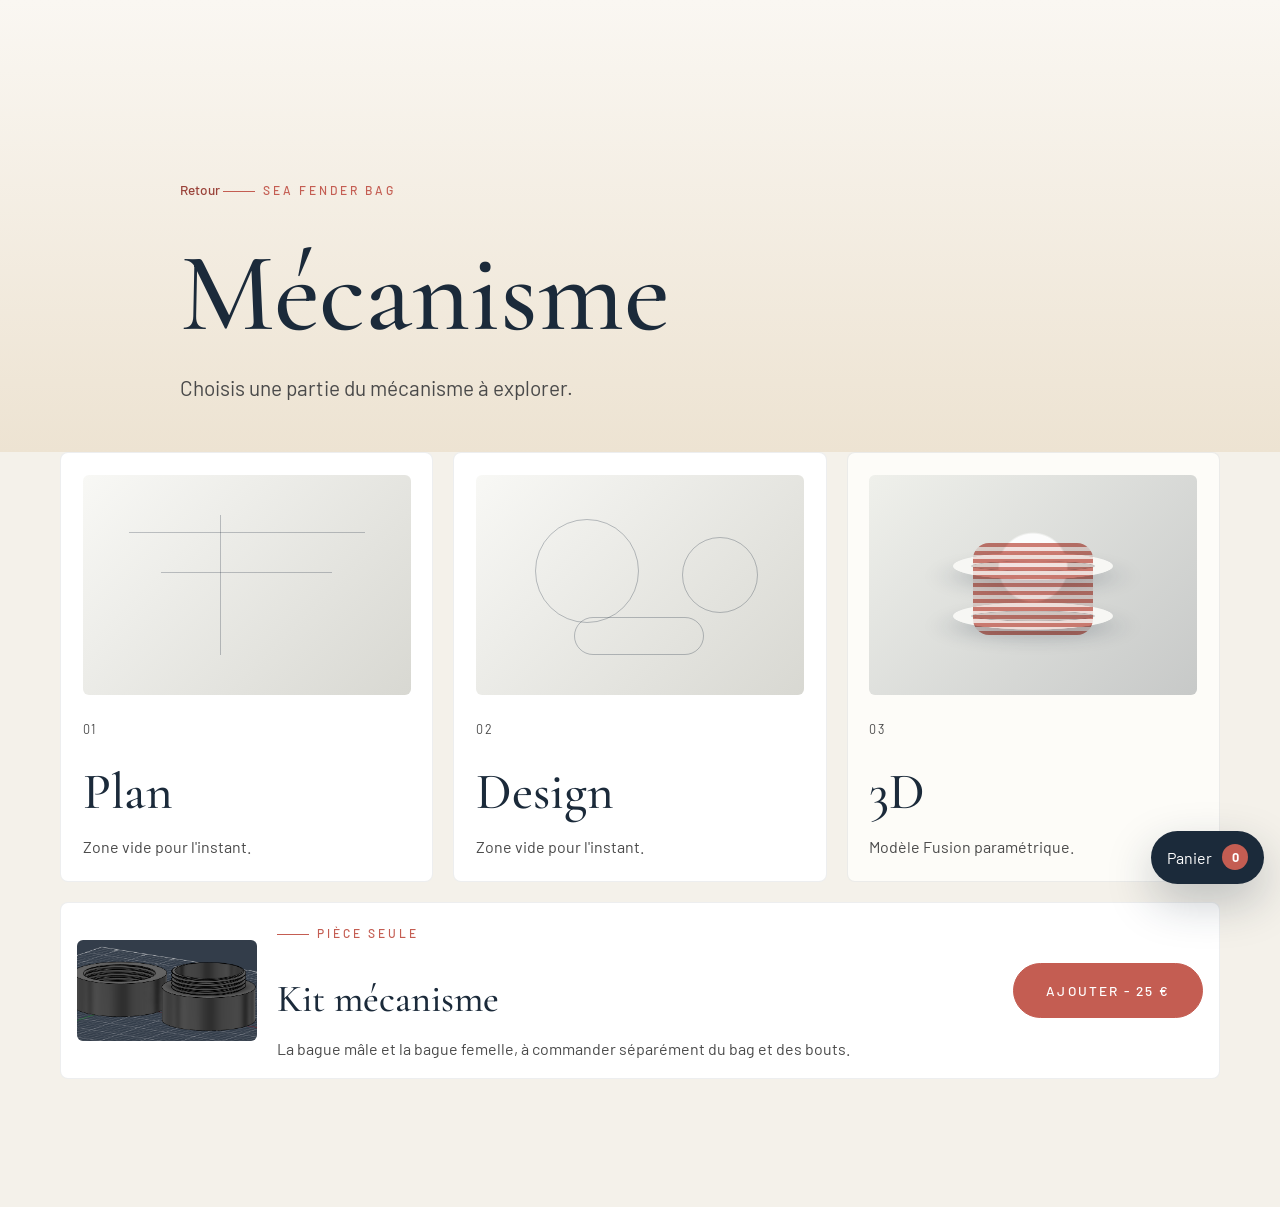
<file: mechanisme.html>
<!DOCTYPE html>
<html lang="fr">
<head>
  <meta charset="UTF-8">
  <meta name="viewport" content="width=device-width, initial-scale=1.0">
  <meta name="theme-color" content="#C45D52">
  <title>Mécanisme — Sea fender bag</title>
  <link rel="stylesheet" href="styles.css">
  <link rel="preconnect" href="https://fonts.googleapis.com">
  <link rel="preconnect" href="https://fonts.gstatic.com" crossorigin>
  <link href="https://fonts.googleapis.com/css2?family=Barlow:wght@300;400;500;600&family=Cormorant+Garamond:wght@400;500;600;700&display=swap" rel="stylesheet">
</head>
<body class="detail-page mechanism-page">
  <main>
    <section class="detail-hero mechanism-hero">
      <div class="detail-hero__inner">
        <a class="detail-hero__back" href="index.html#modeles">Retour</a>
        <span class="eyebrow">Sea fender bag</span>
        <h1 class="detail-hero__title">Mécanisme</h1>
        <p class="detail-hero__text">Choisis une partie du mécanisme à explorer.</p>
      </div>
    </section>

    <section class="mechanism-choices">
      <div class="container">
        <div class="mechanism-grid">
          <a class="mechanism-card" href="mechanisme-plan.html">
            <div class="mechanism-card__visual mechanism-card__visual--plan">
              <span></span>
              <span></span>
              <span></span>
            </div>
            <p class="mechanism-card__index">01</p>
            <h2>Plan</h2>
            <p>Zone vide pour l'instant.</p>
          </a>

          <a class="mechanism-card" href="mechanisme-design.html">
            <div class="mechanism-card__visual mechanism-card__visual--design">
              <span></span>
              <span></span>
              <span></span>
            </div>
            <p class="mechanism-card__index">02</p>
            <h2>Design</h2>
            <p>Zone vide pour l'instant.</p>
          </a>

          <a class="mechanism-card mechanism-card--featured" href="mechanisme-3d.html">
            <div class="mechanism-card__visual mechanism-card__visual--model">
              <span class="model-ring model-ring--top"></span>
              <span class="model-ring model-ring--bottom"></span>
              <span class="model-thread"></span>
            </div>
            <p class="mechanism-card__index">03</p>
            <h2>3D</h2>
            <p>Modèle Fusion paramétrique.</p>
          </a>
        </div>

        <div class="mechanism-buy">
          <img src="assets/images/mechanisme-cover.png" alt="">
          <div>
            <span class="eyebrow">Pièce seule</span>
            <h2>Kit mécanisme</h2>
            <p>La bague mâle et la bague femelle, à commander séparément du bag et des bouts.</p>
          </div>
          <button class="btn btn--solid cart-add" type="button" data-id="kit-mecanisme" data-name="Kit mécanisme" data-category="Mécanisme" data-price="25" data-image="assets/images/mechanisme-cover.png">Ajouter - 25 €</button>
        </div>
      </div>
    </section>
  </main>
  <script src="assets/js/cart.js"></script>
</body>
</html>
</file>
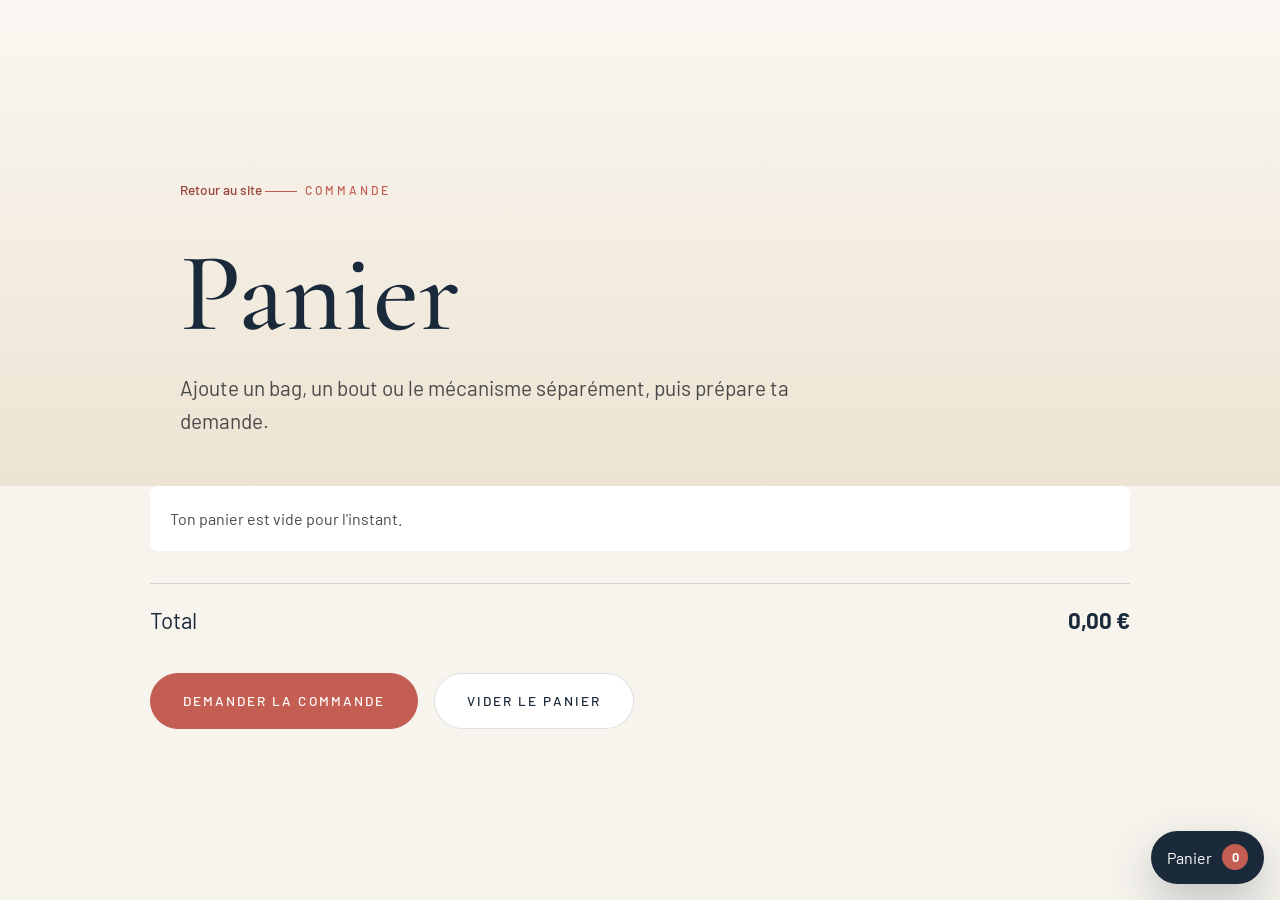
<file: panier.html>
<!DOCTYPE html>
<html lang="fr">
<head>
  <meta charset="UTF-8">
  <meta name="viewport" content="width=device-width, initial-scale=1.0">
  <meta name="theme-color" content="#C45D52">
  <title>Panier - Sea fender bag</title>
  <link rel="stylesheet" href="styles.css">
  <link rel="preconnect" href="https://fonts.googleapis.com">
  <link rel="preconnect" href="https://fonts.gstatic.com" crossorigin>
  <link href="https://fonts.googleapis.com/css2?family=Barlow:wght@300;400;500;600&family=Cormorant+Garamond:wght@400;500;600;700&display=swap" rel="stylesheet">
</head>
<body class="detail-page cart-page">
  <main>
    <section class="detail-hero cart-hero">
      <div class="detail-hero__inner">
        <a class="detail-hero__back" href="index.html#modeles">Retour au site</a>
        <span class="eyebrow">Commande</span>
        <h1 class="detail-hero__title">Panier</h1>
        <p class="detail-hero__text">Ajoute un bag, un bout ou le mécanisme séparément, puis prépare ta demande.</p>
      </div>
    </section>

    <section class="cart-section">
      <div class="container">
        <p class="cart-empty" id="cartEmpty">Ton panier est vide pour l'instant.</p>
        <div class="cart-list" id="cartItems"></div>

        <div class="cart-summary">
          <span>Total</span>
          <strong id="cartTotal">0,00 €</strong>
        </div>

        <div class="cart-actions">
          <a class="btn btn--solid" id="cartCheckout" href="mailto:hello@seabumpers.fr?subject=Commande%20Sea%20fender%20bag">Demander la commande</a>
          <button class="btn btn--light" type="button" id="cartClear">Vider le panier</button>
        </div>
      </div>
    </section>
  </main>
  <script src="assets/js/cart.js"></script>
</body>
</html>
</file>
<file: styles.css>
/* ============================================
   SEA BUMPERS — Stylesheet
   ============================================ */

/* ---------- RESET ---------- */
*, *::before, *::after {
  box-sizing: border-box;
  margin: 0;
  padding: 0;
}

html {
  scroll-behavior: smooth;
  -webkit-text-size-adjust: 100%;
}

body {
  font-family: var(--sans);
  font-weight: 400;
  line-height: 1.6;
  color: var(--ink);
  background: var(--sand);
  overflow-x: hidden;
  -webkit-font-smoothing: antialiased;
  -moz-osx-font-smoothing: grayscale;
}

img { max-width: 100%; display: block; }
button { font: inherit; cursor: pointer; border: none; background: none; }
a { color: inherit; text-decoration: none; }
ul { list-style: none; }

/* ---------- VARIABLES ---------- */
:root {
  --coral: #C45D52;
  --coral-dark: #9a4239;
  --coral-light: #d97a6f;
  --navy: #1B2A3A;
  --navy-deep: #0d1a26;
  --sand: #FAF7F2;
  --sand-warm: #EDE3D2;
  --beige: #D9C9A8;
  --ink: #1a1a1a;
  --ink-soft: #4a4a4a;
  --white: #ffffff;

  --serif: 'Cormorant Garamond', Georgia, serif;
  --sans: 'Barlow', -apple-system, BlinkMacSystemFont, 'Segoe UI', sans-serif;

  --container: 1240px;
  --gutter: clamp(1.25rem, 4vw, 2.5rem);

  --ease: cubic-bezier(0.22, 1, 0.36, 1);
  --ease-smooth: cubic-bezier(0.65, 0, 0.35, 1);
}

/* ---------- TYPO ---------- */
.eyebrow {
  display: inline-block;
  font-family: var(--sans);
  font-size: 0.75rem;
  font-weight: 500;
  letter-spacing: 0.25em;
  text-transform: uppercase;
  color: var(--coral);
  margin-bottom: 1.25rem;
  position: relative;
  padding-left: 2.5rem;
}
.eyebrow::before {
  content: '';
  position: absolute;
  left: 0;
  top: 50%;
  width: 2rem;
  height: 1px;
  background: var(--coral);
}
.eyebrow--light { color: var(--coral-light); }
.eyebrow--light::before { background: var(--coral-light); }

.h2 {
  font-family: var(--serif);
  font-size: clamp(2rem, 5vw, 3.75rem);
  font-weight: 500;
  line-height: 1.1;
  letter-spacing: 0;
  color: var(--navy);
  margin-bottom: 1.5rem;
}
.h2--light { color: var(--sand); }

.lead {
  font-size: clamp(1.05rem, 1.5vw, 1.25rem);
  color: var(--ink-soft);
  line-height: 1.7;
  margin-bottom: 1rem;
  max-width: 50ch;
}
.lead--light { color: rgba(250, 247, 242, 0.85); }

.container {
  width: 100%;
  max-width: var(--container);
  margin: 0 auto;
  padding: 0 var(--gutter);
}

/* ---------- BUTTONS ---------- */
.btn {
  display: inline-flex;
  align-items: center;
  gap: 0.6rem;
  padding: 1rem 2rem;
  font-family: var(--sans);
  font-size: 0.85rem;
  font-weight: 500;
  letter-spacing: 0.15em;
  text-transform: uppercase;
  border-radius: 999px;
  transition: all 0.4s var(--ease);
  cursor: pointer;
}
.btn--ghost {
  color: var(--sand);
  border: 1px solid rgba(255,255,255,0.5);
  backdrop-filter: blur(8px);
  -webkit-backdrop-filter: blur(8px);
}
.btn--ghost:hover {
  background: var(--sand);
  color: var(--navy);
  border-color: var(--sand);
}
.btn--solid {
  background: var(--coral);
  color: var(--white);
  border: 1px solid var(--coral);
}
.btn--solid:hover {
  background: var(--coral-dark);
  border-color: var(--coral-dark);
  transform: translateY(-2px);
  box-shadow: 0 10px 30px -10px rgba(196, 93, 82, 0.5);
}
.btn--light {
  color: var(--navy);
  border: 1px solid rgba(27, 42, 58, 0.14);
  background: var(--white);
}
.btn--light:hover {
  border-color: var(--navy);
  transform: translateY(-2px);
}

/* ---------- NAV ---------- */
.nav {
  position: fixed;
  top: 0;
  left: 0;
  width: 100%;
  z-index: 100;
  padding: 1.25rem 0;
  transition: all 0.4s var(--ease);
}
.nav.is-scrolled {
  background: rgba(250, 247, 242, 0.92);
  backdrop-filter: blur(20px);
  -webkit-backdrop-filter: blur(20px);
  padding: 0.75rem 0;
  box-shadow: 0 1px 0 rgba(0,0,0,0.05);
}
.nav__inner {
  max-width: var(--container);
  margin: 0 auto;
  padding: 0 var(--gutter);
  display: flex;
  align-items: center;
  justify-content: space-between;
}
.nav__brand {
  display: flex;
  align-items: center;
  gap: 0.6rem;
  font-family: var(--serif);
  font-size: 1.25rem;
  font-weight: 600;
  color: var(--white);
  transition: color 0.4s var(--ease);
}
.nav.is-scrolled .nav__brand { color: var(--navy); }
.nav__logo {
  width: 32px;
  height: 32px;
  object-fit: contain;
  border-radius: 4px;
}
.nav__links {
  display: flex;
  gap: 2.25rem;
}
.nav__links a {
  font-size: 0.85rem;
  font-weight: 500;
  letter-spacing: 0.05em;
  color: var(--white);
  position: relative;
  transition: color 0.3s var(--ease);
}
.nav.is-scrolled .nav__links a { color: var(--navy); }
.nav__links a::after {
  content: '';
  position: absolute;
  bottom: -6px;
  left: 0;
  width: 0;
  height: 1px;
  background: currentColor;
  transition: width 0.4s var(--ease);
}
.nav__links a:hover::after { width: 100%; }

.nav__toggle {
  display: none;
  width: 36px;
  height: 36px;
  flex-direction: column;
  justify-content: center;
  align-items: center;
  gap: 5px;
}
.nav__toggle span {
  width: 22px;
  height: 1.5px;
  background: var(--white);
  transition: all 0.3s var(--ease);
}
.nav.is-scrolled .nav__toggle span { background: var(--navy); }
.nav__toggle.is-open span:nth-child(1) { transform: translateY(7px) rotate(45deg); }
.nav__toggle.is-open span:nth-child(2) { opacity: 0; }
.nav__toggle.is-open span:nth-child(3) { transform: translateY(-7px) rotate(-45deg); }

/* ---------- HERO ---------- */
.hero {
  position: relative;
  height: 100vh;
  min-height: 600px;
  overflow: hidden;
  display: flex;
  align-items: center;
  justify-content: center;
  color: var(--white);
}
.hero__bg {
  position: absolute;
  inset: -5%;
  background-size: cover;
  background-position: center;
  background-color: var(--navy);
  z-index: 1;
  transform: scale(1.05);
  transition: transform 8s var(--ease);
}
.hero.is-loaded .hero__bg { transform: scale(1); }
.hero__overlay {
  position: absolute;
  inset: 0;
  background:
    linear-gradient(180deg, rgba(13, 26, 38, 0.35) 0%, rgba(13, 26, 38, 0.15) 30%, rgba(13, 26, 38, 0.55) 100%);
  z-index: 2;
}
.hero__content {
  position: relative;
  z-index: 3;
  text-align: center;
  padding: 0 var(--gutter);
  width: min(100%, 800px);
  max-width: 800px;
  margin: 0 auto;
}
.hero__logo {
  width: 80px;
  height: 80px;
  margin: 0 auto 2rem;
  border-radius: 8px;
  box-shadow: 0 20px 40px -15px rgba(0,0,0,0.5);
  animation: heroLogo 1.2s var(--ease) both;
}
.hero__title {
  font-family: var(--serif);
  font-size: clamp(3rem, 10vw, 7rem);
  font-weight: 500;
  letter-spacing: 0;
  line-height: 1;
  margin-bottom: 1.25rem;
  animation: heroFade 1.2s var(--ease) 0.2s both;
}
.hero__tagline {
  font-family: var(--sans);
  font-size: clamp(1rem, 1.8vw, 1.35rem);
  font-weight: 300;
  letter-spacing: 0.02em;
  margin-bottom: 2.5rem;
  opacity: 0.95;
  animation: heroFade 1.2s var(--ease) 0.4s both;
}
.hero__cta {
  display: flex;
  justify-content: center;
  align-items: center;
  gap: 1rem;
  flex-wrap: wrap;
  animation: heroFade 1.2s var(--ease) 0.6s both;
}

.hero__product {
  position: absolute;
  right: clamp(1rem, 6vw, 7rem);
  top: 50%;
  z-index: 2;
  width: min(24vw, 340px);
  min-width: 220px;
  transform: translateY(-50%) rotate(8deg);
  pointer-events: none;
  opacity: 0.9;
}
.hero__product img {
  width: 100%;
  height: auto;
  filter: drop-shadow(0 28px 44px rgba(0,0,0,0.24));
}

.hero__scroll {
  position: absolute;
  bottom: 2.5rem;
  left: 50%;
  transform: translateX(-50%);
  z-index: 3;
  color: var(--white);
  display: flex;
  flex-direction: column;
  align-items: center;
  gap: 0.6rem;
  font-size: 0.7rem;
  letter-spacing: 0.3em;
  text-transform: uppercase;
  opacity: 0.7;
  animation: heroFade 1.2s var(--ease) 1s both;
}
.hero__scroll-line {
  width: 1px;
  height: 50px;
  background: linear-gradient(180deg, var(--white) 0%, transparent 100%);
  position: relative;
  overflow: hidden;
}
.hero__scroll-line::after {
  content: '';
  position: absolute;
  top: -50%;
  left: 0;
  width: 100%;
  height: 50%;
  background: var(--white);
  animation: scrollLine 2.5s infinite var(--ease);
}

@keyframes heroFade {
  from { opacity: 0; transform: translateY(20px); }
  to { opacity: 1; transform: translateY(0); }
}
@keyframes heroLogo {
  from { opacity: 0; transform: translateY(-10px) scale(0.9); }
  to { opacity: 1; transform: translateY(0) scale(1); }
}
@keyframes scrollLine {
  0% { top: -50%; }
  100% { top: 100%; }
}

/* ---------- CONCEPT ---------- */
.concept {
  padding: clamp(5rem, 12vw, 10rem) 0;
  background: var(--sand);
  position: relative;
}
.concept__grid {
  display: grid;
  grid-template-columns: 1fr 1fr;
  gap: clamp(2rem, 6vw, 6rem);
  align-items: center;
}
.concept__text p:not(.lead):not(.concept__signature) {
  color: var(--ink-soft);
  font-size: 1.05rem;
  margin-bottom: 1.25rem;
  line-height: 1.8;
}
.concept__signature {
  margin-top: 2.5rem;
  font-family: var(--serif);
  font-size: 1.15rem;
  font-style: italic;
  color: var(--navy);
}
.concept__signature span { color: var(--coral); margin-right: 0.5rem; }
.concept__visual {
  position: relative;
  aspect-ratio: 4/5;
  border-radius: 8px;
  overflow: hidden;
}
.concept__photo {
  width: 100%;
  height: 100%;
  background-size: cover;
  background-position: center;
  background-color: var(--beige);
  transition: transform 1.2s var(--ease);
}
.concept__visual:hover .concept__photo {
  transform: scale(1.03);
}
.concept__badge {
  position: absolute;
  bottom: -1.5rem;
  left: -1.5rem;
  width: 130px;
  height: 130px;
  background: var(--coral);
  color: var(--white);
  border-radius: 50%;
  display: flex;
  flex-direction: column;
  align-items: center;
  justify-content: center;
  box-shadow: 0 20px 50px -10px rgba(196, 93, 82, 0.5);
  animation: spin 25s linear infinite;
}
.concept__badge-num {
  font-family: var(--serif);
  font-size: 1.75rem;
  font-weight: 600;
  line-height: 1;
}
.concept__badge-label {
  font-size: 0.65rem;
  letter-spacing: 0.25em;
  text-transform: uppercase;
  margin-top: 0.3rem;
}
@keyframes spin {
  from { transform: rotate(0deg); }
  to { transform: rotate(360deg); }
}

/* ---------- PRODUIT (animation principale) ---------- */
.produit {
  background: linear-gradient(180deg, var(--sand) 0%, var(--sand-warm) 50%, var(--sand) 100%);
  position: relative;
  min-height: 100vh;
}
.produit__sticky {
  min-height: 100vh;
  display: grid;
  grid-template-columns: 1fr 1fr;
  align-items: center;
  overflow: hidden;
}
.produit__viz {
  height: 100%;
  display: flex;
  align-items: center;
  justify-content: center;
  padding: 2rem;
  position: relative;
}
.produit__viz::before {
  content: '';
  position: absolute;
  width: 70%;
  max-width: 400px;
  aspect-ratio: 1;
  background: radial-gradient(circle, rgba(196, 93, 82, 0.08) 0%, transparent 70%);
  z-index: 0;
}
.product-sequence {
  width: min(42vw, 440px);
  min-width: 280px;
  max-height: 82vh;
  aspect-ratio: 2 / 3;
  position: relative;
  z-index: 1;
}
.product-sequence::before {
  content: '';
  position: absolute;
  inset: 12% 3%;
  border-radius: 999px;
  background:
    radial-gradient(circle at 50% 45%, rgba(255, 54, 45, 0.22), transparent 34%),
    radial-gradient(circle at 50% 45%, rgba(255, 255, 255, 0.68), transparent 54%);
  opacity: 0.8;
}
.product-sequence img {
  position: absolute;
  inset: 0;
  width: 100%;
  height: 100%;
  object-fit: contain;
  pointer-events: none;
  user-select: none;
}

.produit__steps {
  padding: 3rem clamp(2rem, 5vw, 5rem);
  position: relative;
}
.produit__step {
  position: absolute;
  top: 50%;
  left: clamp(2rem, 5vw, 5rem);
  right: clamp(2rem, 5vw, 5rem);
  transform: translateY(-50%) translateX(30px);
  opacity: 0;
  transition: all 0.7s var(--ease);
  pointer-events: none;
}
.produit__step.is-active {
  opacity: 1;
  transform: translateY(-50%) translateX(0);
  pointer-events: auto;
}
.step__num {
  display: block;
  font-family: var(--serif);
  font-size: 0.9rem;
  letter-spacing: 0.3em;
  color: var(--coral);
  margin-bottom: 1.5rem;
  font-weight: 600;
}
.step__title {
  font-family: var(--serif);
  font-size: clamp(2.5rem, 5vw, 4rem);
  font-weight: 500;
  line-height: 1;
  color: var(--navy);
  margin-bottom: 1.5rem;
  letter-spacing: 0;
}
.step__text {
  font-size: clamp(1.05rem, 1.5vw, 1.25rem);
  color: var(--ink-soft);
  line-height: 1.6;
  max-width: 30ch;
}

/* Progress indicator pour produit */
.produit__progress {
  position: absolute;
  bottom: 3rem;
  left: 50%;
  transform: translateX(-50%);
  display: flex;
  gap: 0.6rem;
  z-index: 2;
}
.produit__progress span {
  width: 24px;
  height: 2px;
  background: rgba(27, 42, 58, 0.2);
  transition: background 0.4s var(--ease);
}
.produit__progress span.is-active {
  background: var(--coral);
}

/* ---------- USAGES ---------- */
.usages {
  padding: clamp(5rem, 12vw, 10rem) 0;
  background: var(--navy);
  color: var(--sand);
  position: relative;
  overflow: hidden;
}
.usages::before {
  content: '';
  position: absolute;
  top: 0; left: 0; right: 0;
  height: 1px;
  background: linear-gradient(90deg, transparent, rgba(196,93,82,0.5), transparent);
}
.usages__head {
  text-align: center;
  margin-bottom: 5rem;
  max-width: 700px;
  margin-left: auto;
  margin-right: auto;
}
.usages__head .h2 { color: var(--sand); }
.usages__head .lead { color: rgba(250, 247, 242, 0.7); margin-left: auto; margin-right: auto; }

.usages__grid {
  display: grid;
  grid-template-columns: repeat(4, 1fr);
  gap: 1.5rem;
}
.usage {
  background: rgba(255, 255, 255, 0.03);
  border: 1px solid rgba(255, 255, 255, 0.08);
  padding: 2.5rem 1.75rem;
  border-radius: 4px;
  transition: all 0.5s var(--ease);
  position: relative;
  overflow: hidden;
}
.usage::after {
  content: '';
  position: absolute;
  inset: 0;
  background: linear-gradient(135deg, rgba(196,93,82,0.08) 0%, transparent 60%);
  opacity: 0;
  transition: opacity 0.5s var(--ease);
}
.usage:hover {
  background: rgba(255,255,255,0.06);
  border-color: rgba(196, 93, 82, 0.4);
  transform: translateY(-6px);
}
.usage:hover::after { opacity: 1; }
.usage--video {
  isolation: isolate;
}
.usage--video::after {
  z-index: 0;
  background: linear-gradient(180deg, rgba(13, 26, 38, 0.2) 0%, rgba(13, 26, 38, 0.72) 100%);
}
.usage__video {
  position: absolute;
  inset: 0;
  z-index: 0;
  width: 100%;
  height: 100%;
  object-fit: cover;
  opacity: 0;
  transform: scale(1.04);
  pointer-events: none;
  transition: opacity 0.45s var(--ease), transform 0.8s var(--ease);
}
.usage--video:hover .usage__video,
.usage--video:focus-visible .usage__video {
  opacity: 1;
  transform: scale(1);
}
.usage--video:hover .usage__icon,
.usage--video:focus-visible .usage__icon {
  opacity: 0;
  transform: translateY(-8px);
}
.usage__icon {
  width: 56px;
  height: 56px;
  color: var(--coral-light);
  margin-bottom: 1.75rem;
  position: relative;
  z-index: 1;
  transition: opacity 0.35s var(--ease), transform 0.35s var(--ease);
}
.usage__icon svg { width: 100%; height: 100%; }
.usage__title {
  font-family: var(--serif);
  font-size: 1.75rem;
  font-weight: 500;
  color: var(--sand);
  margin-bottom: 0.75rem;
  position: relative;
  z-index: 1;
}
.usage__text {
  font-size: 0.95rem;
  color: rgba(250, 247, 242, 0.65);
  line-height: 1.65;
  position: relative;
  z-index: 1;
}

/* ---------- MODÈLES ---------- */
.modeles {
  padding: clamp(5rem, 12vw, 10rem) 0;
  background: var(--sand);
}
.modeles--detail {
  padding-top: clamp(4rem, 9vw, 7rem);
}
.modeles--catalog {
  min-height: 100vh;
  padding: clamp(2.75rem, 6vw, 4.5rem) 0;
  display: flex;
  align-items: center;
}
.modeles__head {
  text-align: center;
  margin-bottom: 5rem;
  max-width: 700px;
  margin-left: auto;
  margin-right: auto;
}
.modeles__head .lead { margin-left: auto; margin-right: auto; }
.modeles__grid {
  display: grid;
  grid-template-columns: repeat(3, minmax(0, 1fr));
  gap: 2rem;
  max-width: 1040px;
  margin: 0 auto;
}
.modeles__grid--bags {
  grid-template-columns: repeat(3, minmax(0, 1fr));
}
.modele {
  background: var(--white);
  padding: 2.5rem 2rem;
  border-radius: 8px;
  text-align: center;
  transition: all 0.5s var(--ease);
  border: 1px solid rgba(0,0,0,0.04);
  position: relative;
  color: inherit;
}
.modele--bag {
  display: block;
}
.bags-page__back {
  margin-bottom: 1.5rem;
}
.modele--choice {
  min-height: 280px;
  display: flex;
  flex-direction: column;
  justify-content: space-between;
  text-align: left;
  overflow: hidden;
}
.modele--choice:has(.modele__cover) {
  padding-top: 1rem;
}
.modele--choice::after {
  content: '';
  position: absolute;
  right: -30%;
  bottom: -35%;
  width: 210px;
  height: 210px;
  border: 1px solid rgba(196, 93, 82, 0.25);
  border-radius: 50%;
  transition: transform 0.5s var(--ease);
}
.modele__cover {
  height: 120px;
  margin: -0.25rem -1rem 1.25rem;
  border-radius: 6px;
  overflow: hidden;
  background: #e8e8e3;
}
.modele__cover img {
  width: 100%;
  height: 100%;
  object-fit: contain;
  transition: transform 0.6s var(--ease);
}
.modele__cover--cordes img {
  object-fit: cover;
}
.modele__cover--mechanisme img,
.modele__cover--pare-battage img {
  object-fit: cover;
}
.modele:hover {
  transform: translateY(-8px);
  box-shadow: 0 30px 60px -20px rgba(27, 42, 58, 0.15);
}
.modele:hover .modele__cover img {
  transform: scale(1.04);
}
.modele--choice:hover::after {
  transform: scale(1.15);
}
.modele__index {
  font-family: var(--serif);
  font-size: 0.95rem;
  color: var(--coral);
}
.modele__visual {
  height: 280px;
  display: flex;
  align-items: center;
  justify-content: center;
  margin-bottom: 1.5rem;
  position: relative;
}
.modele__visual svg {
  height: 100%;
  width: auto;
  filter: drop-shadow(0 15px 25px rgba(0,0,0,0.08));
  transition: transform 0.6s var(--ease);
}
.modele__image {
  height: 100%;
  width: auto;
  max-width: 100%;
  object-fit: contain;
  filter: drop-shadow(0 15px 25px rgba(0,0,0,0.08));
  transition: transform 0.6s var(--ease);
}
.modele__image--compact {
  height: 76%;
}
.modele__image--sphere {
  height: 92%;
}
.modele:hover .modele__visual svg,
.modele:hover .modele__image { transform: translateY(-8px); }
.modele__name {
  font-family: var(--serif);
  font-size: 1.6rem;
  font-weight: 500;
  color: var(--navy);
  margin-bottom: 0.25rem;
}
.modele__name span {
  color: var(--coral);
  font-style: italic;
}
.modele__sub {
  font-size: 0.85rem;
  letter-spacing: 0.15em;
  text-transform: uppercase;
  color: var(--ink-soft);
  margin-bottom: 1.75rem;
}
.modele__link {
  font-size: 0.85rem;
  font-weight: 500;
  color: var(--coral-dark);
}
.modele__specs {
  text-align: left;
  border-top: 1px solid rgba(0,0,0,0.06);
}
.modele__specs li {
  display: flex;
  justify-content: space-between;
  padding: 0.85rem 0;
  border-bottom: 1px solid rgba(0,0,0,0.06);
  font-size: 0.9rem;
}
.modele__specs strong {
  font-weight: 500;
  color: var(--ink-soft);
}
.modele__specs span {
  font-weight: 500;
  color: var(--navy);
}

/* ---------- MANIFESTO ---------- */
.detail-page {
  min-height: 100vh;
  background: var(--sand);
  color: var(--ink);
}
.detail-hero {
  padding: clamp(7rem, 14vw, 11rem) var(--gutter) clamp(4rem, 10vw, 7rem);
  background: linear-gradient(180deg, var(--sand) 0%, var(--sand-warm) 100%);
}
.detail-hero__inner {
  max-width: 920px;
  margin: 0 auto;
}
.detail-hero__back {
  display: inline-block;
  margin-bottom: 2.5rem;
  font-size: 0.85rem;
  font-weight: 500;
  color: var(--coral-dark);
}
.detail-hero__title {
  font-family: var(--serif);
  font-size: clamp(3.5rem, 9vw, 7rem);
  font-weight: 500;
  line-height: 0.95;
  color: var(--navy);
  margin-bottom: 1.5rem;
}
.detail-hero__text {
  max-width: 56ch;
  font-size: clamp(1.05rem, 2vw, 1.3rem);
  color: var(--ink-soft);
}
.detail-placeholder {
  padding: clamp(4rem, 10vw, 7rem) var(--gutter);
}
.detail-placeholder__inner {
  max-width: 920px;
  margin: 0 auto;
  border-top: 1px solid rgba(27, 42, 58, 0.12);
  padding-top: 2rem;
}
.detail-placeholder p {
  max-width: 62ch;
  color: var(--ink-soft);
}

/* ---------- MON PARE-BATTAGE ---------- */
.custom-fender-page {
  background: #f6f3ed;
}
.custom-fender-hero {
  padding-bottom: clamp(3rem, 7vw, 5rem);
}
.custom-fender {
  padding: 0 var(--gutter) clamp(5rem, 10vw, 8rem);
}
.custom-fender__form {
  max-width: 1040px;
  margin: 0 auto;
  padding: clamp(1.25rem, 3vw, 2rem);
  background: var(--white);
  border: 1px solid rgba(27, 42, 58, 0.08);
  border-radius: 8px;
  box-shadow: 0 28px 70px -48px rgba(27, 42, 58, 0.35);
}
.custom-fender__intro {
  display: flex;
  align-items: end;
  justify-content: space-between;
  gap: 1rem;
  padding-bottom: 1.5rem;
  margin-bottom: 1.5rem;
  border-bottom: 1px solid rgba(27, 42, 58, 0.1);
}
.custom-fender__intro h2 {
  font-family: var(--serif);
  font-size: clamp(2rem, 5vw, 3.5rem);
  font-weight: 500;
  line-height: 1;
  color: var(--navy);
}
.custom-fender__grid {
  display: grid;
  grid-template-columns: repeat(2, minmax(0, 1fr));
  gap: 1rem;
}
.custom-field {
  min-width: 0;
  margin: 0;
  display: flex;
  flex-direction: column;
  gap: 0.55rem;
  padding: 1rem;
  background: #f8f6f1;
  border: 1px solid rgba(27, 42, 58, 0.08);
  border-radius: 8px;
}
.custom-field--wide {
  grid-column: 1 / -1;
}
.custom-field legend,
.custom-field > span {
  font-size: 0.78rem;
  font-weight: 600;
  letter-spacing: 0.08em;
  text-transform: uppercase;
  color: var(--ink-soft);
}
.custom-field input,
.custom-field select,
.custom-field textarea {
  width: 100%;
  min-height: 48px;
  border: 1px solid rgba(27, 42, 58, 0.12);
  border-radius: 6px;
  padding: 0.85rem 0.9rem;
  background: var(--white);
  color: var(--navy);
  font: inherit;
}
.custom-field textarea {
  resize: vertical;
}
.input-unit {
  display: grid;
  grid-template-columns: 1fr auto;
  align-items: center;
  gap: 0.5rem;
}
.input-unit small {
  min-width: 42px;
  color: var(--ink-soft);
}
.choice-grid {
  display: grid;
  grid-template-columns: repeat(4, minmax(0, 1fr));
  gap: 0.75rem;
}
.choice-card {
  min-height: 68px;
  display: flex;
  align-items: center;
  justify-content: center;
  border: 1px solid rgba(27, 42, 58, 0.12);
  border-radius: 6px;
  background: var(--white);
  color: var(--navy);
  cursor: pointer;
}
.choice-card input {
  position: absolute;
  opacity: 0;
  pointer-events: none;
}
.choice-card:has(input:checked) {
  border-color: var(--coral);
  box-shadow: inset 0 0 0 1px var(--coral);
}
.photo-upload__drop {
  min-height: 260px;
  display: flex;
  align-items: center;
  justify-content: center;
  position: relative;
  overflow: hidden;
  border: 1px dashed rgba(27, 42, 58, 0.28);
  border-radius: 8px;
  background: #ece9e2;
  cursor: pointer;
}
.photo-upload__drop input {
  position: absolute;
  inset: 0;
  opacity: 0;
  cursor: pointer;
}
.photo-upload__label {
  padding: 0.85rem 1.15rem;
  border-radius: 999px;
  background: var(--navy);
  color: var(--white);
  font-size: 0.9rem;
  font-weight: 500;
}
.photo-upload__drop img {
  display: none;
  width: 100%;
  height: 100%;
  object-fit: contain;
  position: absolute;
  inset: 0;
  padding: 0.75rem;
}
.photo-upload__drop.has-preview .photo-upload__label {
  position: absolute;
  right: 1rem;
  bottom: 1rem;
  z-index: 1;
}
.photo-upload__drop.has-preview img {
  display: block;
}
.custom-fender__footer {
  display: flex;
  align-items: center;
  justify-content: space-between;
  gap: 1rem;
  margin-top: 1.25rem;
}
.custom-fender__status {
  color: var(--ink-soft);
  font-size: 0.95rem;
}
.custom-fender__footer .btn {
  flex: 0 0 auto;
}

/* ---------- CORDES ---------- */
.ropes-page {
  background: #f7f4ee;
}
.ropes-hero {
  padding: clamp(3rem, 7vw, 5rem) 0 clamp(1.5rem, 4vw, 2.5rem);
}
.ropes-hero__inner {
  max-width: 980px;
}
.ropes-catalog {
  padding: 0 0 clamp(5rem, 10vw, 8rem);
}
.ropes-row {
  display: grid;
  grid-auto-flow: column;
  grid-auto-columns: minmax(270px, 340px);
  gap: 1rem;
  overflow-x: auto;
  padding: 0.25rem 0 1.5rem;
  scroll-snap-type: x mandatory;
  scrollbar-width: thin;
  scrollbar-color: rgba(27, 42, 58, 0.45) rgba(27, 42, 58, 0.08);
}
.rope-card {
  min-width: 0;
  position: relative;
  scroll-snap-align: start;
  display: block;
  color: inherit;
}
.rope-card img {
  display: block;
  width: 100%;
  aspect-ratio: 1;
  object-fit: cover;
  background: #c7c7c7;
}
.rope-card h2 {
  margin-top: 1.75rem;
  font-family: var(--sans);
  font-size: 1.15rem;
  font-weight: 500;
  color: var(--ink);
}
.rope-card p,
.rope-card em {
  display: block;
  margin-top: 0.65rem;
  color: var(--ink);
  font-size: 1rem;
}
.rope-card em {
  color: var(--ink-soft);
}
.rope-card__button {
  display: block;
  text-align: center;
  margin-top: 1rem;
  padding: 0.8rem 1rem;
  width: 100%;
  background: var(--navy);
  color: var(--white);
  border-radius: 999px;
  font-size: 0.78rem;
  font-weight: 600;
  letter-spacing: 0.12em;
  text-transform: uppercase;
}
.rope-card--soldout > span {
  position: absolute;
  top: 0;
  left: 0;
  z-index: 2;
  padding: 0.65rem 0.85rem;
  background: #050505;
  color: #fff;
  font-size: 0.75rem;
  font-weight: 700;
}
.rope-detail-page {
  background: var(--sand);
}
.rope-detail {
  min-height: 100vh;
  display: grid;
  grid-template-columns: minmax(0, 1.05fr) minmax(340px, 0.95fr);
}
.rope-detail__media {
  min-height: 100vh;
  display: flex;
  align-items: center;
  justify-content: center;
  padding: clamp(2rem, 5vw, 4rem);
  background:
    radial-gradient(circle at 50% 48%, color-mix(in srgb, var(--selected-rope-color, #073B4C) 28%, transparent), transparent 46%),
    linear-gradient(180deg, #efefea 0%, #d8d8d2 100%);
}
.rope-detail__media img,
.rope-detail__canvas {
  width: min(78vw, 620px);
  max-height: 72vh;
  object-fit: contain;
  filter: drop-shadow(0 24px 36px rgba(27, 42, 58, 0.22));
}
.rope-detail__media img[hidden] {
  display: none;
}
.rope-detail__canvas {
  height: auto;
}
.rope-detail__panel {
  min-height: 100vh;
  display: flex;
  flex-direction: column;
  justify-content: center;
  padding: clamp(2rem, 6vw, 5rem);
}
.rope-detail__price {
  margin: -0.75rem 0 1.5rem;
  color: var(--navy);
  font-size: 1.25rem;
  font-weight: 600;
}
.rope-detail__palette {
  display: grid;
  grid-template-columns: repeat(3, minmax(0, 1fr));
  gap: 0.75rem;
  margin-bottom: 1.25rem;
}
.rope-choice {
  min-height: 82px;
  padding: 0.75rem;
  display: flex;
  flex-direction: column;
  justify-content: flex-end;
  align-items: flex-start;
  border: 1px solid rgba(27, 42, 58, 0.16);
  border-radius: 6px;
  background: var(--tone);
  color: var(--white);
  text-align: left;
  transition: transform 0.25s var(--ease), box-shadow 0.25s var(--ease);
}
.rope-choice:nth-child(5),
.rope-choice:nth-child(6),
.rope-choice:nth-child(11),
.rope-choice:nth-child(12) {
  color: var(--ink);
}
.rope-choice span {
  font-family: var(--serif);
  font-size: 1.2rem;
  line-height: 1;
}
.rope-choice small {
  margin-top: 0.35rem;
  font-size: 0.74rem;
  letter-spacing: 0.08em;
  text-transform: uppercase;
}
.rope-choice:hover,
.rope-choice.is-selected {
  transform: translateY(-3px);
  box-shadow: 0 14px 28px rgba(27, 42, 58, 0.18);
}
.rope-choice.is-selected {
  outline: 2px solid var(--navy);
  outline-offset: 3px;
}
.rope-colors {
  margin-top: clamp(3rem, 6vw, 5rem);
  display: grid;
  grid-template-columns: minmax(220px, 0.32fr) 1fr;
  gap: clamp(2rem, 5vw, 4rem);
  align-items: start;
}
.rope-colors__head h2 {
  margin-top: 0.5rem;
  font-family: var(--serif);
  font-size: clamp(2.4rem, 5vw, 4.5rem);
  font-weight: 500;
  line-height: 0.95;
  color: var(--navy);
}
.rope-palette {
  display: grid;
  grid-template-columns: repeat(4, minmax(120px, 1fr));
  gap: 1rem;
}
.rope-color {
  min-height: 112px;
  padding: 1rem;
  display: flex;
  flex-direction: column;
  justify-content: flex-end;
  background: var(--tone);
  color: #fff;
  border: 1px solid rgba(27, 42, 58, 0.12);
}
.rope-color:nth-child(5),
.rope-color:nth-child(6),
.rope-color:nth-child(11),
.rope-color:nth-child(12) {
  color: var(--ink);
}
.rope-color span {
  font-family: var(--serif);
  font-size: 1.45rem;
  line-height: 1;
}
.rope-color small {
  margin-top: 0.4rem;
  font-size: 0.78rem;
  letter-spacing: 0.08em;
  text-transform: uppercase;
  opacity: 0.78;
}

/* ---------- MECANISME ---------- */
.mechanism-page {
  background: #f4f1ea;
}
.mechanism-plan {
  padding: clamp(3rem, 7vw, 5rem) 0 clamp(4rem, 9vw, 7rem);
  background: var(--white);
}
.mechanism-plan__head {
  max-width: 920px;
  margin-bottom: clamp(2rem, 4vw, 3rem);
}
.mechanism-plan__image {
  width: 100%;
  background: var(--white);
  overflow-x: auto;
  overflow-y: hidden;
}
.mechanism-plan__image img {
  display: block;
  width: max(100vw, 2200px);
  max-width: none;
  height: auto;
  margin: 0;
}
.mechanism-design {
  padding: 0 0 clamp(4rem, 9vw, 7rem);
}
.mechanism-design__figure {
  max-width: 1080px;
  margin: 0 auto;
  padding: clamp(0.8rem, 2vw, 1.2rem);
  background: #fffdf8;
  border: 1px solid rgba(27, 42, 58, 0.08);
  border-radius: 8px;
  box-shadow: 0 32px 70px -38px rgba(27, 42, 58, 0.32);
}
.mechanism-design__figure img {
  display: block;
  width: 100%;
  aspect-ratio: 4 / 3;
  object-fit: contain;
  background: #f7f5ef;
  border-radius: 6px;
}
.mechanism-design__figure figcaption {
  padding: 1rem 0.35rem 0.25rem;
  display: flex;
  justify-content: space-between;
  gap: 1rem;
  color: var(--ink-soft);
}
.mechanism-design__figure span {
  color: var(--terracotta);
  font-size: 0.78rem;
  letter-spacing: 0.14em;
  text-transform: uppercase;
}
.mechanism-design__figure strong {
  max-width: 520px;
  color: var(--navy);
  font-family: var(--serif);
  font-size: clamp(1.35rem, 2.4vw, 2rem);
  font-weight: 500;
  text-align: right;
}
.mechanism-hero {
  padding-bottom: clamp(2rem, 4vw, 3rem);
}
.mechanism-choices {
  padding: 0 0 clamp(5rem, 10vw, 8rem);
}
.mechanism-grid {
  display: grid;
  grid-template-columns: repeat(3, minmax(0, 1fr));
  gap: 1.25rem;
}
.mechanism-card {
  min-height: 430px;
  padding: 1.35rem;
  display: flex;
  flex-direction: column;
  justify-content: flex-end;
  position: relative;
  overflow: hidden;
  background: var(--white);
  border: 1px solid rgba(27, 42, 58, 0.08);
  border-radius: 8px;
  color: var(--ink);
  transition: transform 0.45s var(--ease), box-shadow 0.45s var(--ease);
}
.mechanism-card:hover {
  transform: translateY(-8px);
  box-shadow: 0 30px 60px -24px rgba(27, 42, 58, 0.25);
}
.mechanism-card__visual {
  position: absolute;
  inset: 1.35rem 1.35rem auto;
  height: 220px;
  background: linear-gradient(135deg, #f8f8f5 0%, #d8d8d2 100%);
  border-radius: 6px;
  overflow: hidden;
}
.mechanism-card__visual--plan span {
  position: absolute;
  background: rgba(27, 42, 58, 0.26);
}
.mechanism-card__visual--plan span:nth-child(1) {
  left: 14%;
  top: 26%;
  width: 72%;
  height: 1px;
}
.mechanism-card__visual--plan span:nth-child(2) {
  left: 24%;
  top: 44%;
  width: 52%;
  height: 1px;
}
.mechanism-card__visual--plan span:nth-child(3) {
  left: 42%;
  top: 18%;
  width: 1px;
  height: 64%;
}
.mechanism-card__visual--design span {
  position: absolute;
  border: 1px solid rgba(27, 42, 58, 0.28);
  border-radius: 50%;
}
.mechanism-card__visual--design span:nth-child(1) {
  left: 18%;
  top: 20%;
  width: 104px;
  height: 104px;
}
.mechanism-card__visual--design span:nth-child(2) {
  right: 14%;
  top: 28%;
  width: 76px;
  height: 76px;
}
.mechanism-card__visual--design span:nth-child(3) {
  left: 30%;
  bottom: 18%;
  width: 130px;
  height: 38px;
  border-radius: 999px;
}
.mechanism-card__visual--model,
.mechanism-model__visual {
  display: grid;
  place-items: center;
  background:
    radial-gradient(circle at 50% 42%, rgba(255, 255, 255, 0.9) 0 16%, transparent 17%),
    linear-gradient(135deg, #eff0eb 0%, #c7c9c8 100%);
}
.model-ring {
  position: absolute;
  left: 50%;
  width: 160px;
  height: 58px;
  transform: translateX(-50%) rotateX(62deg);
  border: 18px solid #f7f7f4;
  border-radius: 50%;
  box-shadow: inset 0 0 0 1px rgba(27, 42, 58, 0.18), 0 22px 34px rgba(27, 42, 58, 0.2);
}
.model-ring--top {
  top: 62px;
}
.model-ring--bottom {
  top: 112px;
}
.model-thread {
  position: absolute;
  left: 50%;
  top: 68px;
  width: 120px;
  height: 92px;
  transform: translateX(-50%);
  background: repeating-linear-gradient(
    180deg,
    rgba(196, 93, 82, 0.9) 0 4px,
    rgba(196, 93, 82, 0.18) 4px 8px
  );
  border-radius: 16px;
  opacity: 0.9;
  mix-blend-mode: multiply;
}
.mechanism-card__index {
  margin-bottom: 0.75rem;
  color: var(--terracotta);
  font-size: 0.78rem;
  letter-spacing: 0.14em;
  text-transform: uppercase;
}
.mechanism-card h2 {
  position: relative;
  z-index: 1;
  font-family: var(--serif);
  font-size: clamp(2.1rem, 4vw, 3.4rem);
  font-weight: 500;
  color: var(--navy);
}
.mechanism-card p {
  position: relative;
  z-index: 1;
  color: var(--ink-soft);
}
.mechanism-card--featured {
  background: #fdfcf8;
}
.mechanism-buy {
  margin-top: 1.25rem;
  padding: 1rem;
  display: grid;
  grid-template-columns: 180px 1fr auto;
  gap: 1.25rem;
  align-items: center;
  background: var(--white);
  border: 1px solid rgba(27, 42, 58, 0.08);
  border-radius: 8px;
}
.mechanism-buy img {
  width: 100%;
  aspect-ratio: 16 / 9;
  object-fit: cover;
  border-radius: 6px;
  background: #d7d8d6;
}
.mechanism-buy h2 {
  margin: 0.35rem 0;
  font-family: var(--serif);
  font-size: clamp(1.8rem, 3vw, 2.6rem);
  font-weight: 500;
  color: var(--navy);
}
.mechanism-buy p {
  color: var(--ink-soft);
}
.mechanism-model {
  min-height: 100vh;
  display: flex;
  align-items: center;
  padding: clamp(3rem, 7vw, 5rem) 0;
}
.mechanism-model__grid {
  display: grid;
  grid-template-columns: minmax(0, 1fr) minmax(340px, 0.9fr);
  gap: clamp(2rem, 5vw, 4rem);
  align-items: center;
}
.mechanism-model__viewer {
  height: min(76vh, 620px);
  min-height: 520px;
  position: relative;
  border-radius: 8px;
  overflow: hidden;
  border: 1px solid rgba(27, 42, 58, 0.08);
  background: radial-gradient(circle at 50% 38%, #f7f8f5 0 12%, #dfe2de 46%, #c3c8c5 100%);
}
.mechanism-model__viewer canvas {
  display: block;
  width: 100%;
  height: 100%;
}
.model-axis {
  position: absolute;
  left: 50%;
  top: 20%;
  width: 1px;
  height: 62%;
  background: rgba(27, 42, 58, 0.22);
}
.bag-config-page {
  background: var(--sand);
}
.bag-config {
  min-height: 100vh;
  display: grid;
  grid-template-columns: minmax(0, 1.05fr) minmax(340px, 0.95fr);
}
.bag-config__media {
  min-height: 100vh;
  display: flex;
  align-items: center;
  justify-content: center;
  padding: clamp(2rem, 5vw, 4rem);
  background: linear-gradient(180deg, #efefea 0%, #d8d8d2 100%);
}
.bag-config__media img {
  height: min(88vh, 760px);
  width: auto;
  max-width: 100%;
  object-fit: contain;
}
.bag-config--compact .bag-config__media img {
  height: min(72vh, 610px);
}
.bag-config--sphere .bag-config__media img {
  height: min(82vh, 720px);
}
.bag-config__panel {
  min-height: 100vh;
  display: flex;
  flex-direction: column;
  justify-content: center;
  padding: clamp(2rem, 6vw, 5rem);
}
.bag-config__title {
  font-family: var(--serif);
  font-size: clamp(3rem, 7vw, 6rem);
  font-weight: 500;
  line-height: 0.95;
  color: var(--navy);
  margin-bottom: 1.25rem;
}
.bag-config__text {
  max-width: 42ch;
  color: var(--ink-soft);
  font-size: 1.05rem;
  margin-bottom: 2rem;
}
.color-picker {
  display: grid;
  grid-template-columns: repeat(5, 56px);
  gap: 0.9rem;
  margin-bottom: 1.25rem;
}
.color-swatch {
  width: 56px;
  height: 56px;
  background: var(--swatch);
  border: 1px solid rgba(27, 42, 58, 0.45);
  border-radius: 0;
  position: relative;
  transition: transform 0.25s var(--ease), box-shadow 0.25s var(--ease);
}
.color-swatch:hover,
.color-swatch.is-selected {
  transform: translateY(-3px);
  box-shadow: 0 12px 22px rgba(27, 42, 58, 0.18);
}
.color-swatch.is-selected::after {
  content: '';
  position: absolute;
  inset: -6px;
  border: 2px solid var(--navy);
}
.color-picker__label {
  color: var(--ink-soft);
}
.color-picker__label strong {
  color: var(--navy);
  font-weight: 600;
}

.manifesto {
  padding: clamp(5rem, 10vw, 8rem) 0;
  background: var(--sand-warm);
  text-align: center;
}
.manifesto__text {
  font-family: var(--serif);
  font-size: clamp(1.75rem, 4vw, 3rem);
  font-style: italic;
  font-weight: 400;
  line-height: 1.3;
  color: var(--navy);
  max-width: 800px;
  margin: 0 auto 2rem;
}
.manifesto__text span {
  color: var(--coral);
  font-size: 1.4em;
  vertical-align: -0.15em;
  font-style: normal;
}
.manifesto__sign {
  font-size: 0.85rem;
  letter-spacing: 0.25em;
  text-transform: uppercase;
  color: var(--ink-soft);
}

/* ---------- PANIER ---------- */
.cart-float {
  position: fixed;
  right: 1rem;
  bottom: 1rem;
  z-index: 30;
  display: inline-flex;
  align-items: center;
  gap: 0.65rem;
  padding: 0.85rem 1rem;
  border-radius: 999px;
  background: var(--navy);
  color: var(--white);
  box-shadow: 0 18px 45px rgba(27, 42, 58, 0.25);
}
.cart-float strong {
  min-width: 26px;
  height: 26px;
  display: grid;
  place-items: center;
  border-radius: 50%;
  background: var(--coral);
  font-size: 0.8rem;
}
.cart-toast {
  position: fixed;
  left: 50%;
  bottom: 5.25rem;
  z-index: 31;
  transform: translate(-50%, 16px);
  opacity: 0;
  pointer-events: none;
  padding: 0.8rem 1rem;
  border-radius: 999px;
  background: var(--coral);
  color: var(--white);
  transition: opacity 0.25s var(--ease), transform 0.25s var(--ease);
}
.cart-toast.is-visible {
  opacity: 1;
  transform: translate(-50%, 0);
}
.cart-page {
  background: #f7f4ee;
}
.cart-hero {
  padding-bottom: clamp(2rem, 5vw, 3rem);
}
.cart-section {
  padding: 0 var(--gutter) clamp(5rem, 10vw, 8rem);
}
.cart-list {
  max-width: 980px;
  margin: 0 auto;
  display: grid;
  gap: 0.8rem;
}
.cart-empty {
  max-width: 980px;
  margin: 0 auto 1rem;
  padding: 1.25rem;
  background: var(--white);
  border-radius: 8px;
  color: var(--ink-soft);
}
.cart-item {
  display: grid;
  grid-template-columns: 96px 1fr auto auto;
  gap: 1rem;
  align-items: center;
  padding: 1rem;
  background: var(--white);
  border: 1px solid rgba(27, 42, 58, 0.08);
  border-radius: 8px;
}
.cart-item img {
  width: 96px;
  height: 96px;
  object-fit: contain;
  background: #efeee9;
  border-radius: 6px;
}
.cart-item span {
  display: block;
  margin-bottom: 0.3rem;
  color: var(--coral-dark);
  font-size: 0.75rem;
  letter-spacing: 0.12em;
  text-transform: uppercase;
}
.cart-item h2 {
  font-family: var(--serif);
  font-size: 1.5rem;
  font-weight: 500;
  color: var(--navy);
}
.cart-item p {
  color: var(--ink-soft);
}
.cart-item__qty {
  display: inline-flex;
  align-items: center;
  gap: 0.65rem;
}
.cart-item__qty button {
  width: 34px;
  height: 34px;
  border: 1px solid rgba(27, 42, 58, 0.16);
  border-radius: 50%;
  color: var(--navy);
  background: var(--sand);
}
.cart-summary {
  max-width: 980px;
  margin: 1rem auto 0;
  padding: 1.15rem 0;
  display: flex;
  justify-content: space-between;
  border-top: 1px solid rgba(27, 42, 58, 0.16);
  color: var(--navy);
  font-size: 1.4rem;
}
.cart-actions {
  max-width: 980px;
  margin: 1rem auto 0;
  display: flex;
  gap: 1rem;
  flex-wrap: wrap;
}

/* ---------- CONTACT ---------- */
.contact {
  padding: clamp(5rem, 12vw, 9rem) 0;
  background: var(--navy-deep);
  color: var(--sand);
  position: relative;
  overflow: hidden;
}
.contact::before {
  content: '';
  position: absolute;
  top: 50%;
  left: 50%;
  width: 800px;
  height: 800px;
  border-radius: 50%;
  background: radial-gradient(circle, rgba(196, 93, 82, 0.15) 0%, transparent 60%);
  transform: translate(-50%, -50%);
}
.contact__inner {
  position: relative;
  max-width: 700px;
  margin: 0 auto;
  text-align: center;
}
.contact__inner .btn {
  margin-top: 1.5rem;
}

/* ---------- FOOTER ---------- */
.footer {
  background: var(--navy-deep);
  color: rgba(250, 247, 242, 0.7);
  padding: 4rem 0 2rem;
  border-top: 1px solid rgba(255,255,255,0.06);
}
.footer__grid {
  display: grid;
  grid-template-columns: 2fr 1fr 1fr;
  gap: 3rem;
  margin-bottom: 3rem;
}
.footer__brand {
  display: flex;
  flex-direction: column;
  gap: 1rem;
}
.footer__logo {
  width: 48px;
  height: 48px;
  border-radius: 4px;
}
.footer__brand p {
  font-family: var(--serif);
  font-size: 1.05rem;
  font-style: italic;
  line-height: 1.4;
  color: rgba(250, 247, 242, 0.85);
}
.footer__nav h4, .footer__info h4 {
  font-size: 0.75rem;
  letter-spacing: 0.25em;
  text-transform: uppercase;
  color: var(--coral-light);
  margin-bottom: 1.25rem;
  font-weight: 500;
}
.footer__nav a {
  display: block;
  font-size: 0.9rem;
  padding: 0.35rem 0;
  transition: color 0.3s var(--ease);
}
.footer__nav a:hover { color: var(--coral-light); }
.footer__info p {
  font-size: 0.9rem;
  margin-bottom: 0.35rem;
}
.footer__bottom {
  text-align: center;
  padding-top: 2rem;
  border-top: 1px solid rgba(255,255,255,0.06);
  font-size: 0.8rem;
  letter-spacing: 0.05em;
  color: rgba(250, 247, 242, 0.4);
}

/* ---------- REVEAL ON SCROLL ---------- */
.reveal {
  opacity: 0;
  transform: translateY(40px);
  transition: opacity 1s var(--ease), transform 1s var(--ease);
}
.reveal.is-visible {
  opacity: 1;
  transform: translateY(0);
}

/* ---------- MOBILE / TABLET ---------- */
@media (max-width: 980px) {
  .hero__product {
    width: min(36vw, 260px);
    min-width: 180px;
    right: 1rem;
    opacity: 0.5;
  }
  .concept__grid { grid-template-columns: 1fr; }
  .concept__visual { max-width: 500px; margin: 0 auto; aspect-ratio: 1; }
  .produit { height: auto; }
  .produit__sticky {
    position: relative;
    grid-template-columns: 1fr;
    height: auto;
    padding: 4rem 0;
  }
  .produit__viz {
    height: 60vh;
    min-height: 400px;
  }
  .product-sequence {
    width: min(78vw, 380px);
    min-width: 240px;
  }
  .produit__steps {
    position: relative;
    min-height: 280px;
    padding: 2rem var(--gutter) 4rem;
    text-align: center;
  }
  .produit__step {
    position: absolute;
    top: 50%;
    left: var(--gutter);
    right: var(--gutter);
    transform: translateY(-50%) translateX(20px);
    opacity: 0;
    pointer-events: none;
    margin-bottom: 0;
  }
  .produit__step.is-active {
    opacity: 1;
    transform: translateY(-50%) translateX(0);
    pointer-events: auto;
  }
  .step__text { margin: 0 auto; }
  .usages__grid { grid-template-columns: repeat(2, 1fr); }
  .modeles__grid { grid-template-columns: 1fr; max-width: 400px; margin: 0 auto; }
  .rope-colors {
    grid-template-columns: 1fr;
  }
  .rope-palette {
    grid-template-columns: repeat(3, minmax(96px, 1fr));
  }
  .mechanism-grid,
  .mechanism-model__grid {
    grid-template-columns: 1fr;
  }
  .mechanism-card {
    min-height: 360px;
  }
  .mechanism-buy,
  .cart-item,
  .rope-detail {
    grid-template-columns: 1fr;
  }
  .mechanism-buy img,
  .cart-item img {
    width: 100%;
    height: auto;
  }
  .cart-item {
    align-items: start;
  }
  .mechanism-model__viewer {
    height: 440px;
    min-height: 440px;
  }
  .bag-config {
    grid-template-columns: 1fr;
  }
  .rope-detail__media,
  .rope-detail__panel {
    min-height: auto;
  }
  .rope-detail__media {
    padding-top: 5rem;
  }
  .bag-config__media,
  .bag-config__panel {
    min-height: auto;
  }
  .bag-config__media {
    padding-top: 5rem;
  }
  .bag-config__media img {
    max-height: 72vh;
  }
  .bag-config--compact .bag-config__media img {
    max-height: 62vh;
  }
  .custom-fender__grid {
    grid-template-columns: 1fr;
  }
  .choice-grid {
    grid-template-columns: repeat(2, minmax(0, 1fr));
  }
  .color-picker {
    grid-template-columns: repeat(5, 48px);
  }
  .rope-detail__palette {
    grid-template-columns: repeat(2, minmax(0, 1fr));
  }
  .color-swatch {
    width: 48px;
    height: 48px;
  }
  .footer__grid { grid-template-columns: 1fr; gap: 2rem; text-align: center; }
  .footer__brand { align-items: center; }
}

@media (max-width: 720px) {
  .nav__toggle { display: flex; }
  .nav__links {
    position: fixed;
    top: 0; right: 0;
    width: min(80vw, 320px);
    height: 100vh;
    background: var(--navy);
    flex-direction: column;
    justify-content: center;
    align-items: center;
    gap: 2rem;
    padding: 2rem;
    transform: translateX(100%);
    transition: transform 0.5s var(--ease);
    box-shadow: -20px 0 40px rgba(0,0,0,0.3);
  }
  .nav__links.is-open { transform: translateX(0); }
  .nav__links a {
    color: var(--sand);
    font-size: 1.1rem;
    font-family: var(--serif);
    font-weight: 400;
    letter-spacing: 0.05em;
  }
  .nav.is-scrolled .nav__links a { color: var(--sand); }

  .hero__cta { margin-top: 1rem; }
  .hero__product { display: none; }
  .concept__badge { width: 100px; height: 100px; bottom: -1rem; left: -1rem; }
  .concept__badge-num { font-size: 1.4rem; }
  .usages__grid { grid-template-columns: 1fr; gap: 1rem; }
  .usage { padding: 2rem 1.5rem; }
  .ropes-row {
    grid-auto-columns: minmax(245px, 82vw);
  }
  .rope-palette {
    grid-template-columns: repeat(2, minmax(0, 1fr));
  }
  .mechanism-card {
    min-height: 330px;
  }
  .mechanism-card__visual {
    height: 180px;
  }
  .mechanism-model__viewer {
    height: 360px;
    min-height: 360px;
  }
  .custom-fender__intro,
  .custom-fender__footer {
    align-items: flex-start;
    flex-direction: column;
  }
  .photo-upload__drop {
    min-height: 220px;
  }
}

/* ---------- REDUCED MOTION ---------- */
@media (prefers-reduced-motion: reduce) {
  *, *::before, *::after {
    animation-duration: 0.01ms !important;
    transition-duration: 0.01ms !important;
  }
  .reveal { opacity: 1; transform: none; }
}
</file>
